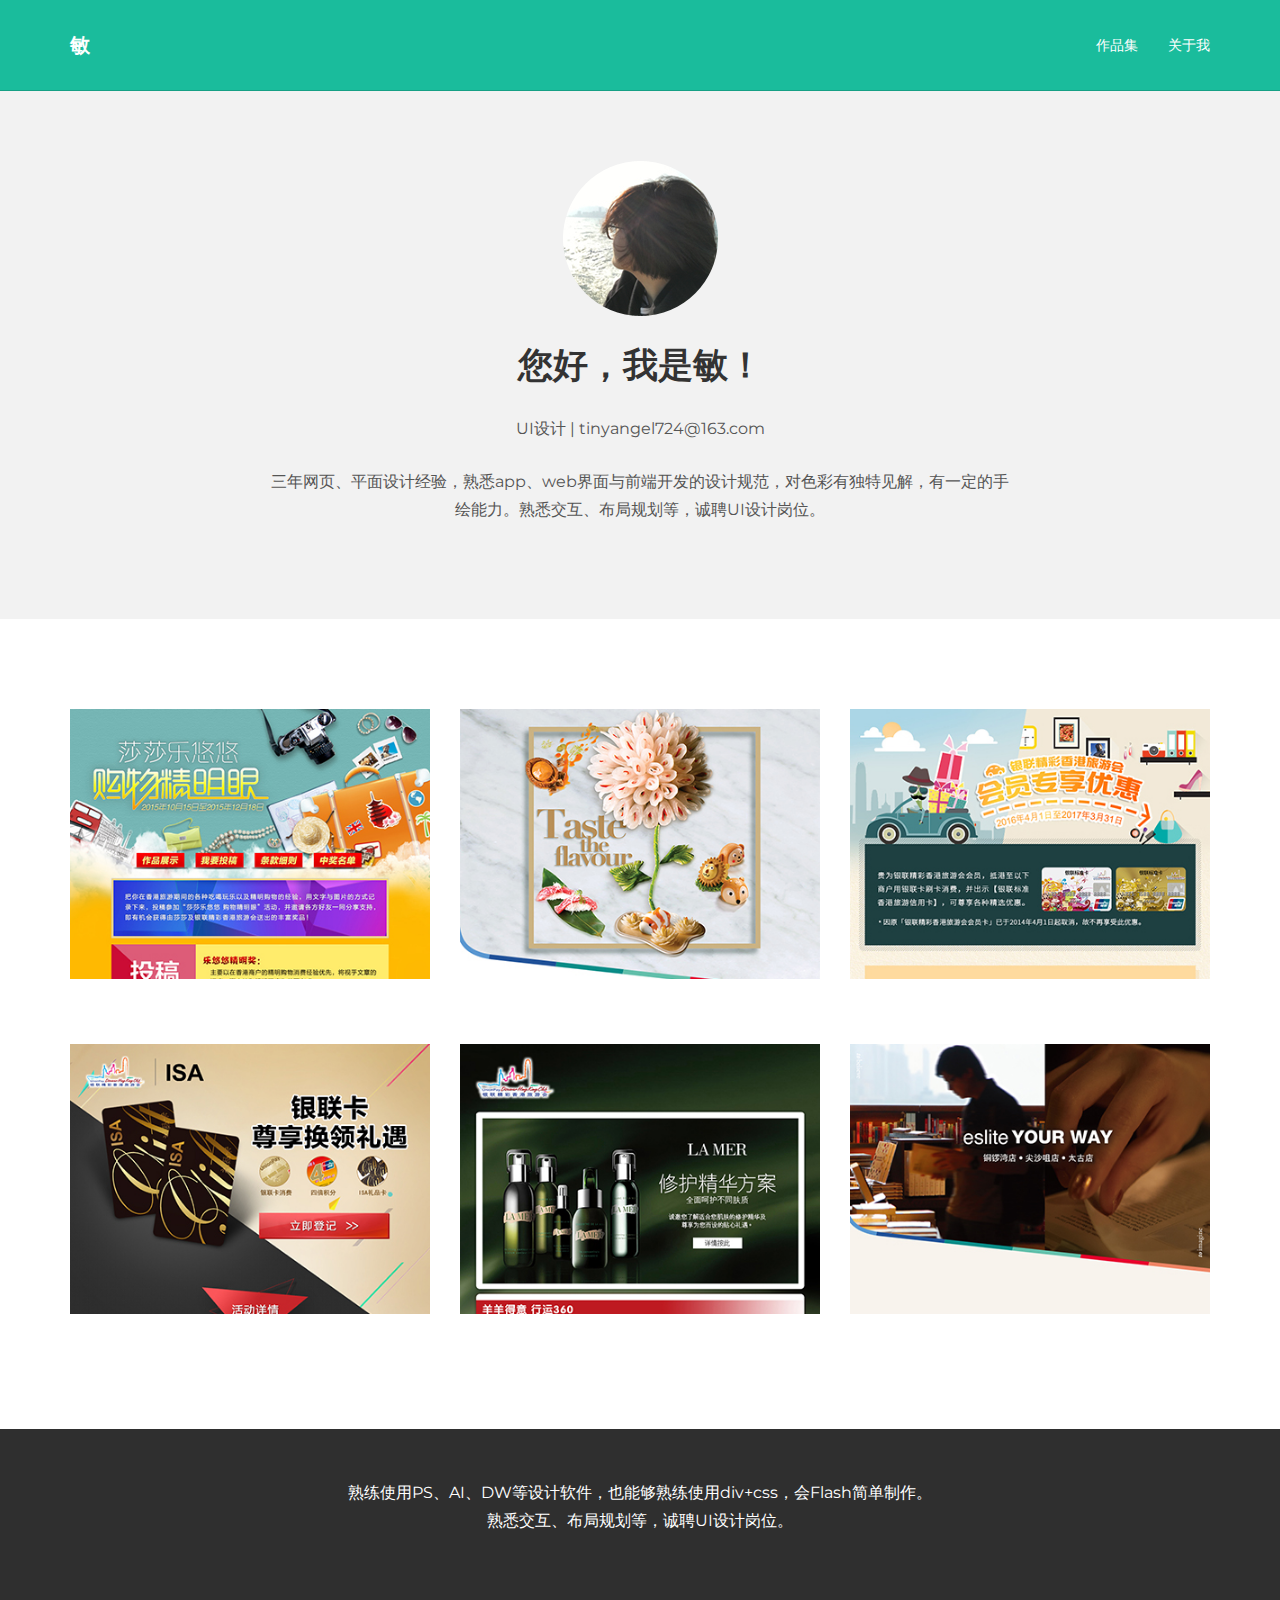
<file: index.html>
<!DOCTYPE html>
<html lang="en">
  <head>
    <meta charset="utf-8">
    <meta http-equiv="X-UA-Compatible" content="IE=edge">
    <meta name="viewport" content="width=device-width, initial-scale=1.0">
    <meta name="description" content="">
    <meta name="author" content="">
    <link rel="shortcut icon" href="../../docs-assets/ico/favicon.png">

    <title>敏的个人简历</title>

    <!-- Bootstrap core CSS -->
    <link href="assets/css/bootstrap.css" rel="stylesheet">


    <!-- Custom styles for this template -->
    <link href="assets/css/main.css" rel="stylesheet">

    <script src="https://code.jquery.com/jquery-1.10.2.min.js"></script>
    <script src="assets/js/hover.zoom.js"></script>
    <script src="assets/js/hover.zoom.conf.js"></script>

    <!-- HTML5 shim and Respond.js IE8 support of HTML5 elements and media queries -->
    <!--[if lt IE 9]>
      <script src="https://oss.maxcdn.com/libs/html5shiv/3.7.0/html5shiv.js"></script>
      <script src="https://oss.maxcdn.com/libs/respond.js/1.3.0/respond.min.js"></script>
    <![endif]-->
  </head>

  <body>

    <!-- Static navbar -->
    <div class="navbar navbar-inverse navbar-static-top">
      <div class="container">
        <div class="navbar-header">
          <button type="button" class="navbar-toggle" data-toggle="collapse" data-target=".navbar-collapse">
            <span class="icon-bar"></span>
            <span class="icon-bar"></span>
            <span class="icon-bar"></span>
          </button>
          <a class="navbar-brand" href="index.html">敏</a>
        </div>
        <div class="navbar-collapse collapse">
          <ul class="nav navbar-nav navbar-right">
            <li><a href="work.html">作品集</a></li>
            <li><a href="about.html">关于我</a></li>
            
          </ul>
        </div><!--/.nav-collapse -->
      </div>
    </div>

	<!-- +++++ Welcome Section +++++ -->
	<div id="ww">
	    <div class="container">
			<div class="row">
				<div class="col-lg-8 col-lg-offset-2 centered">
					<img src="assets/img/user.png" alt="Stanley">
					<h1>您好，我是敏！</h1>
					<p> UI设计 | tinyangel724@163.com</p>
					<p>
				三年网页、平面设计经验，熟悉app、web界面与前端开发的设计规范，对色彩有独特见解，有一定的手绘能力。熟悉交互、布局规划等，诚聘UI设计岗位。
					</p>
				</div><!-- /col-lg-8 -->
			</div><!-- /row -->
	    </div> <!-- /container -->
	</div><!-- /ww -->
	
	
	<!-- +++++ Projects Section +++++ -->
	
	<div class="container pt">
		<div class="row mt centered">	
			<div class="col-lg-4">
				<a class="zoom green" href="work01.html"><img class="img-responsive" src="assets/img/portfolio/port01.jpg" alt="" /></a>
				<p></p>
			</div>
			<div class="col-lg-4">
				<a class="zoom green" href="work02.html"><img class="img-responsive" src="assets/img/portfolio/port02.jpg" alt="" /></a>
				<p></p>
			</div>
			<div class="col-lg-4">
				<a class="zoom green" href="work03.html"><img class="img-responsive" src="assets/img/portfolio/port03.jpg" alt="" /></a>
				<p></p>
			</div>
		</div><!-- /row -->
		<div class="row mt centered">	
			<div class="col-lg-4">
				<a class="zoom green" href="work04.html"><img class="img-responsive" src="assets/img/portfolio/port04.jpg" alt="" /></a>
				<p></p>
			</div>
			<div class="col-lg-4">
				<a class="zoom green" href="work05.html"><img class="img-responsive" src="assets/img/portfolio/port05.jpg" alt="" /></a>
				<p></p>
			</div>
			<div class="col-lg-4">
				<a class="zoom green" href="work06.html"><img class="img-responsive" src="assets/img/portfolio/port06.jpg" alt="" /></a>
				<p></p>
			</div>
		</div><!-- /row -->
	</div><!-- /container -->
	
	
	<!-- +++++ Footer Section +++++ -->
	
	<div id="footer">
    
		<div class="container">
			<p>
		熟练使用PS、AI、DW等设计软件，也能够熟练使用div+css，会Flash简单制作。<br/>熟悉交互、布局规划等，诚聘UI设计岗位。
		</div>
	</div>
	

    <!-- Bootstrap core JavaScript
    ================================================== -->
    <!-- Placed at the end of the document so the pages load faster -->
    <script src="assets/js/bootstrap.min.js"></script>
  </body>
</html>
</file>
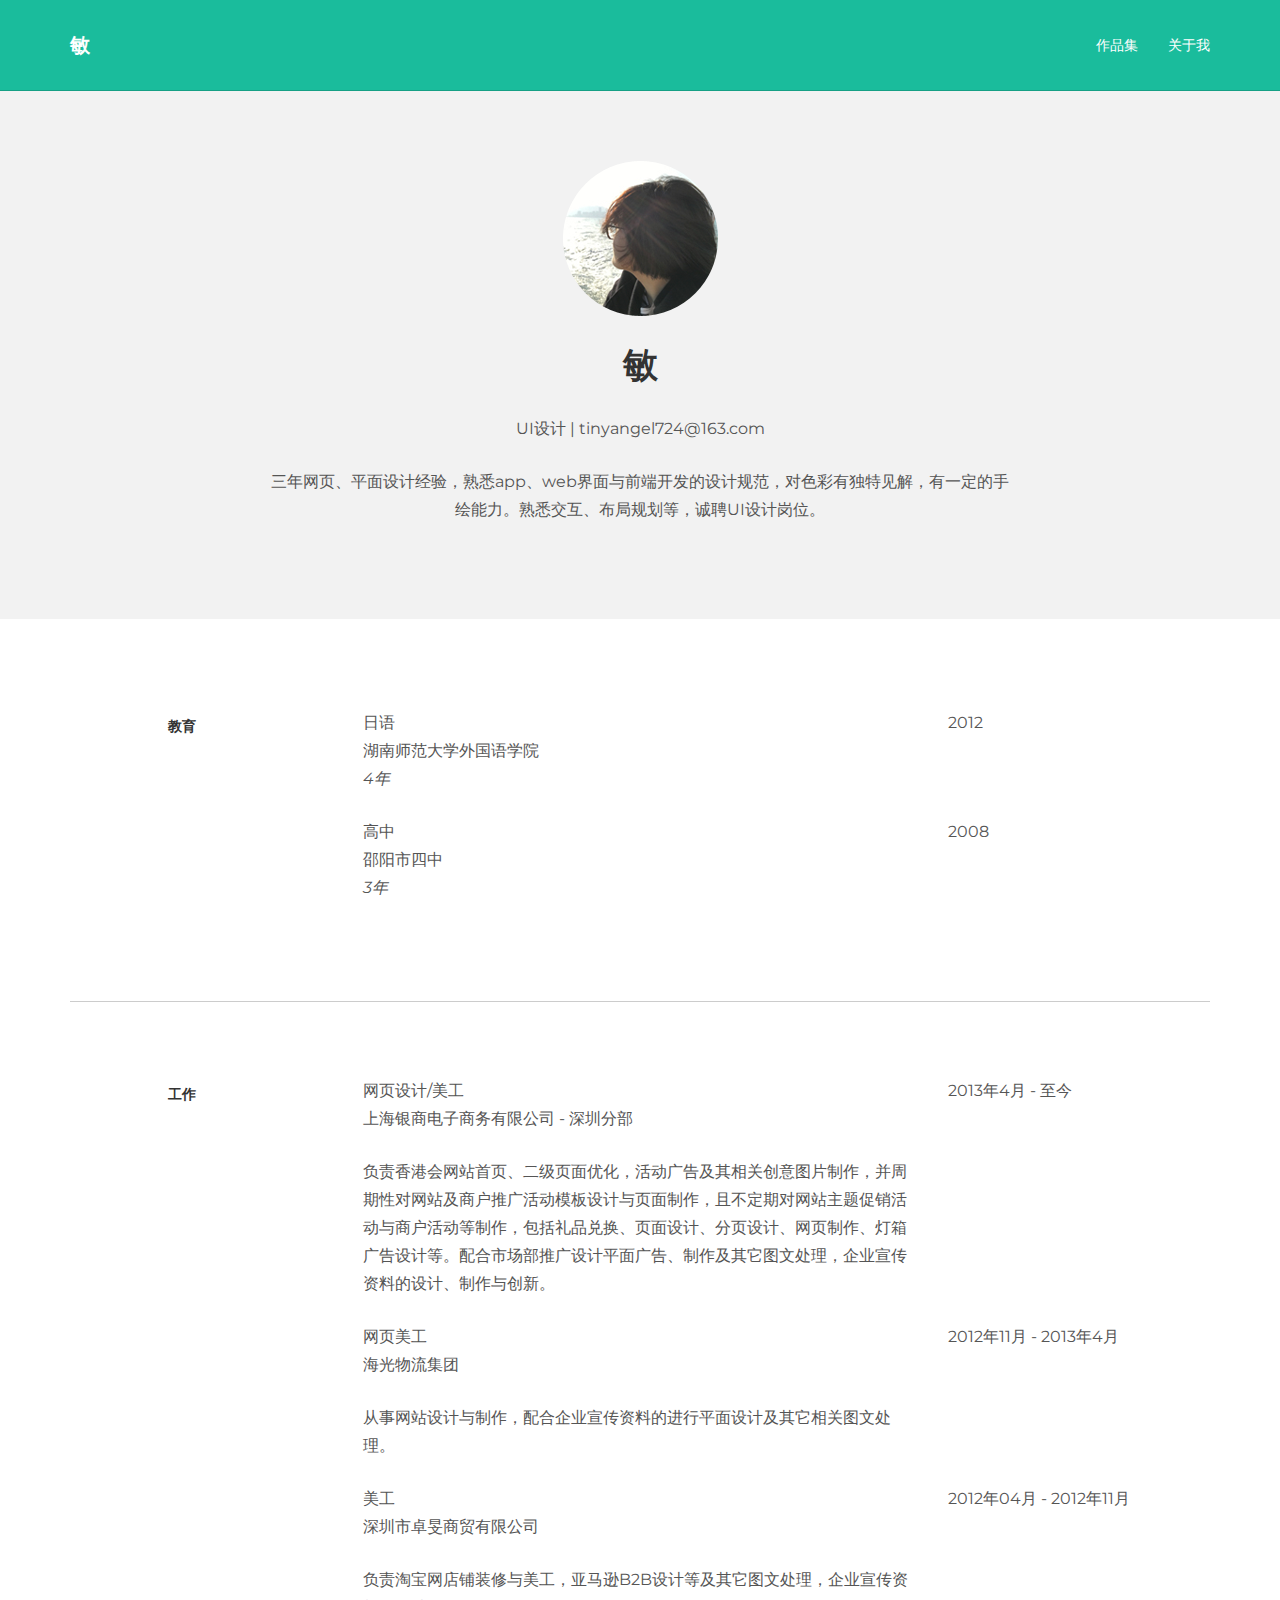
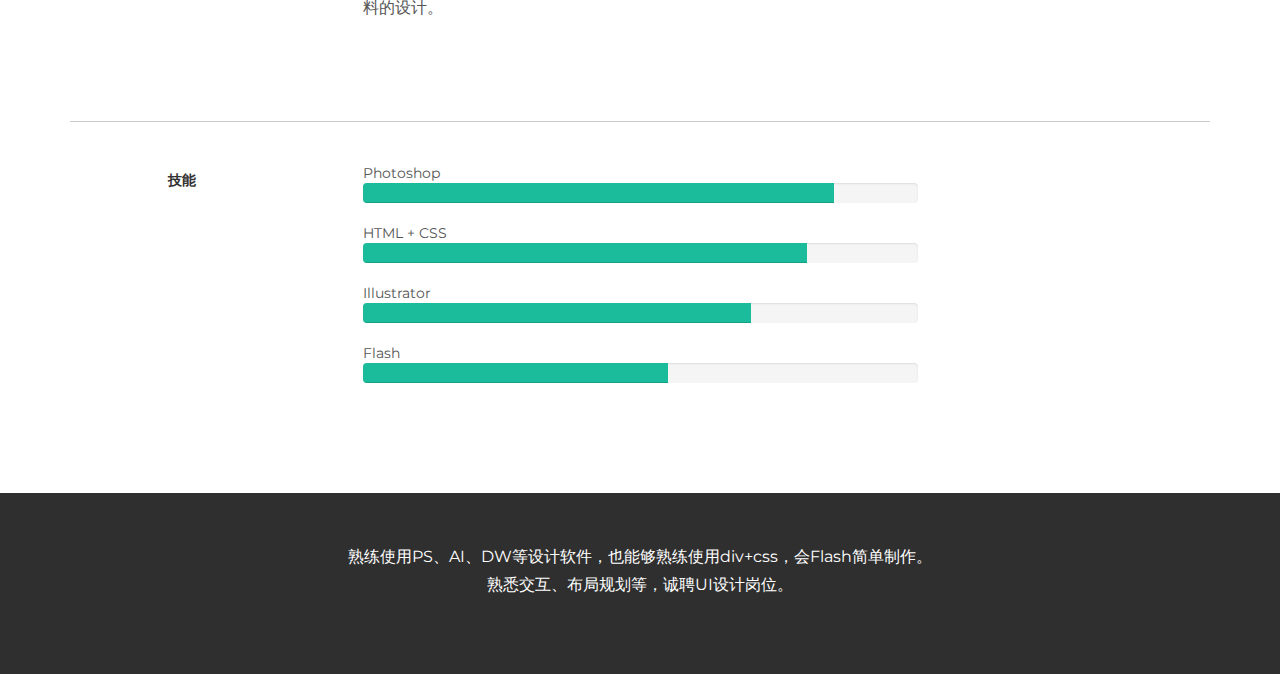
<file: about.html>
<!DOCTYPE html>
<html lang="en">
  <head>
    <meta charset="utf-8">
    <meta http-equiv="X-UA-Compatible" content="IE=edge">
    <meta name="viewport" content="width=device-width, initial-scale=1.0">
    <meta name="description" content="">
    <meta name="author" content="">
    <link rel="shortcut icon" href="../../docs-assets/ico/favicon.png">

    <title>敏的个人简历 </title>

    <!-- Bootstrap core CSS -->
    <link href="assets/css/bootstrap.css" rel="stylesheet">


    <!-- Custom styles for this template -->
    <link href="assets/css/main.css" rel="stylesheet">

    <script src="https://code.jquery.com/jquery-1.10.2.min.js"></script>

    <!-- HTML5 shim and Respond.js IE8 support of HTML5 elements and media queries -->
    <!--[if lt IE 9]>
      <script src="https://oss.maxcdn.com/libs/html5shiv/3.7.0/html5shiv.js"></script>
      <script src="https://oss.maxcdn.com/libs/respond.js/1.3.0/respond.min.js"></script>
    <![endif]-->
  </head>

  <body>

    <!-- Static navbar -->
    <div class="navbar navbar-inverse navbar-static-top">
      <div class="container">
        <div class="navbar-header">
          <button type="button" class="navbar-toggle" data-toggle="collapse" data-target=".navbar-collapse">
            <span class="icon-bar"></span>
            <span class="icon-bar"></span>
            <span class="icon-bar"></span>
          </button>
          <a class="navbar-brand" href="index.html">敏</a>
        </div>
        <div class="navbar-collapse collapse">
          <ul class="nav navbar-nav navbar-right">
            <li><a href="work.html">作品集</a></li>
            <li><a href="about.html">关于我</a></li>
          </ul>
        </div><!--/.nav-collapse -->
      </div>
    </div>

	<!-- +++++ Welcome Section +++++ -->
	<div id="ww">
	    <div class="container">
			<div class="row">
				<div class="col-lg-8 col-lg-offset-2 centered">
					<img src="assets/img/user.png" alt="Stanley">
					<h1>敏</h1>
					<p>UI设计 | tinyangel724@163.com
					</p>
					<p>
						三年网页、平面设计经验，熟悉app、web界面与前端开发的设计规范，对色彩有独特见解，有一定的手绘能力。熟悉交互、布局规划等，诚聘UI设计岗位。
					</p>
				
				</div><!-- /col-lg-8 -->
			</div><!-- /row -->
	    </div> <!-- /container -->
	</div><!-- /ww -->
	
	
	<!-- +++++ Information Section +++++ -->
	
    
	<div class="container pt">
		
        
        
        <div class="row mt">

				<div class="col-lg-2 col-lg-offset-1">
					<h5>教育</h5>
				</div>
				<div class="col-lg-6">
					<p><t>日语</t><br/>
						湖南师范大学外国语学院 <br/>
						<i>4年</i>
					</p>
				</div>
				<div class="col-lg-3">
					<p><sm>2012</sm><br/>
					<imp><sm></sm></imp>
					</p>
				</div>
	
				<div class="col-lg-6 col-lg-offset-3">
					<p><t>高中</t><br/>
						邵阳市四中<br/>
						<i>3年</i>
					</p>
				</div>
				<div class="col-lg-3">
					<p><sm>2008</sm></p>
				</div>
	
		</div><!--/.row -->
        <br>
		<hr>
        
	<!--WORK DESCRIPTION -->
  <br>
		<div class="row mt">

				<div class="col-lg-2 col-lg-offset-1">
					<h5>工作</h5>
				</div>
				<div class="col-lg-6">
					<p><t>网页设计/美工</t><br/>
						上海银商电子商务有限公司 - 深圳分部 <br/>
					</p>
					<p><more>负责香港会网站首页、二级页面优化，活动广告及其相关创意图片制作，并周期性对网站及商户推广活动模板设计与页面制作，且不定期对网站主题促销活动与商户活动等制作，包括礼品兑换、页面设计、分页设计、网页制作、灯箱广告设计等。配合市场部推广设计平面广告、制作及其它图文处理，企业宣传资料的设计、制作与创新。</more></p>
				</div>
				<div class="col-lg-3">
					<p><sm>2013年4月 - 至今</sm></p>
				</div>
	
				<div class="col-lg-6 col-lg-offset-3">
					<p><t>网页美工</t><br/>
						海光物流集团<br/>
					</p>
					<p><more>从事网站设计与制作，配合企业宣传资料的进行平面设计及其它相关图文处理。</more></p>
				</div>
				<div class="col-lg-3">
					<p><sm>2012年11月 - 2013年4月</sm></p>
				</div>
                
                <div class="col-lg-6 col-lg-offset-3">
					<p><t>美工</t><br/>
						深圳市卓旻商贸有限公司<br/>
					</p>
					<p><more>负责淘宝网店铺装修与美工，亚马逊B2B设计等及其它图文处理，企业宣传资料的设计。</more></p>
				</div>
				<div class="col-lg-3">
					<p><sm>2012年04月 - 2012年11月</sm></p>
				</div>
		</div><!--/.row -->
		<br>
		<hr>
	
		
		<div class="row mt">

			<div class="col-lg-2 col-lg-offset-1">
					<h5>技能</h5>
				</div>
			<div class="col-lg-6">
				
				

				Photoshop
				<div class="progress">
					<div class="progress-bar progress-bar-theme" role="progressbar" aria-valuenow="80" aria-valuemin="0" aria-valuemax="100" style="width: 85%;">
						<span class="sr-only">80% Complete</span>
					</div>
				</div>
				
				HTML + CSS
				<div class="progress">
					<div class="progress-bar progress-bar-theme" role="progressbar" aria-valuenow="95" aria-valuemin="0" aria-valuemax="100" style="width: 80%;">
						<span class="sr-only">80% Complete</span>
					</div>
				</div>
                Illustrator
				<div class="progress">
					<div class="progress-bar progress-bar-theme" role="progressbar" aria-valuenow="60" aria-valuemin="0" aria-valuemax="100" style="width: 70%;">
						<span class="sr-only">70% Complete</span>
					</div>
				</div>
               Flash
				<div class="progress">
					<div class="progress-bar progress-bar-theme" role="progressbar" aria-valuenow="60" aria-valuemin="0" aria-valuemax="100" style="width: 55%;">
						<span class="sr-only">55% Complete</span>
					</div>
				</div>

			</div><!-- /col-lg-6 -->
		</div><!-- /row -->
	</div><!-- /container -->
	
	
	<!-- +++++ Footer Section +++++ -->
	
<div id="footer">
    
		<div class="container">
			<p>熟练使用PS、AI、DW等设计软件，也能够熟练使用div+css，会Flash简单制作。<br/>熟悉交互、布局规划等，诚聘UI设计岗位。
			</p>
		
		</div>
	</div>
	
	

    <!-- Bootstrap core JavaScript
    ================================================== -->
    <!-- Placed at the end of the document so the pages load faster -->
    <script src="assets/js/bootstrap.min.js"></script>
  </body>
</html>
</file>
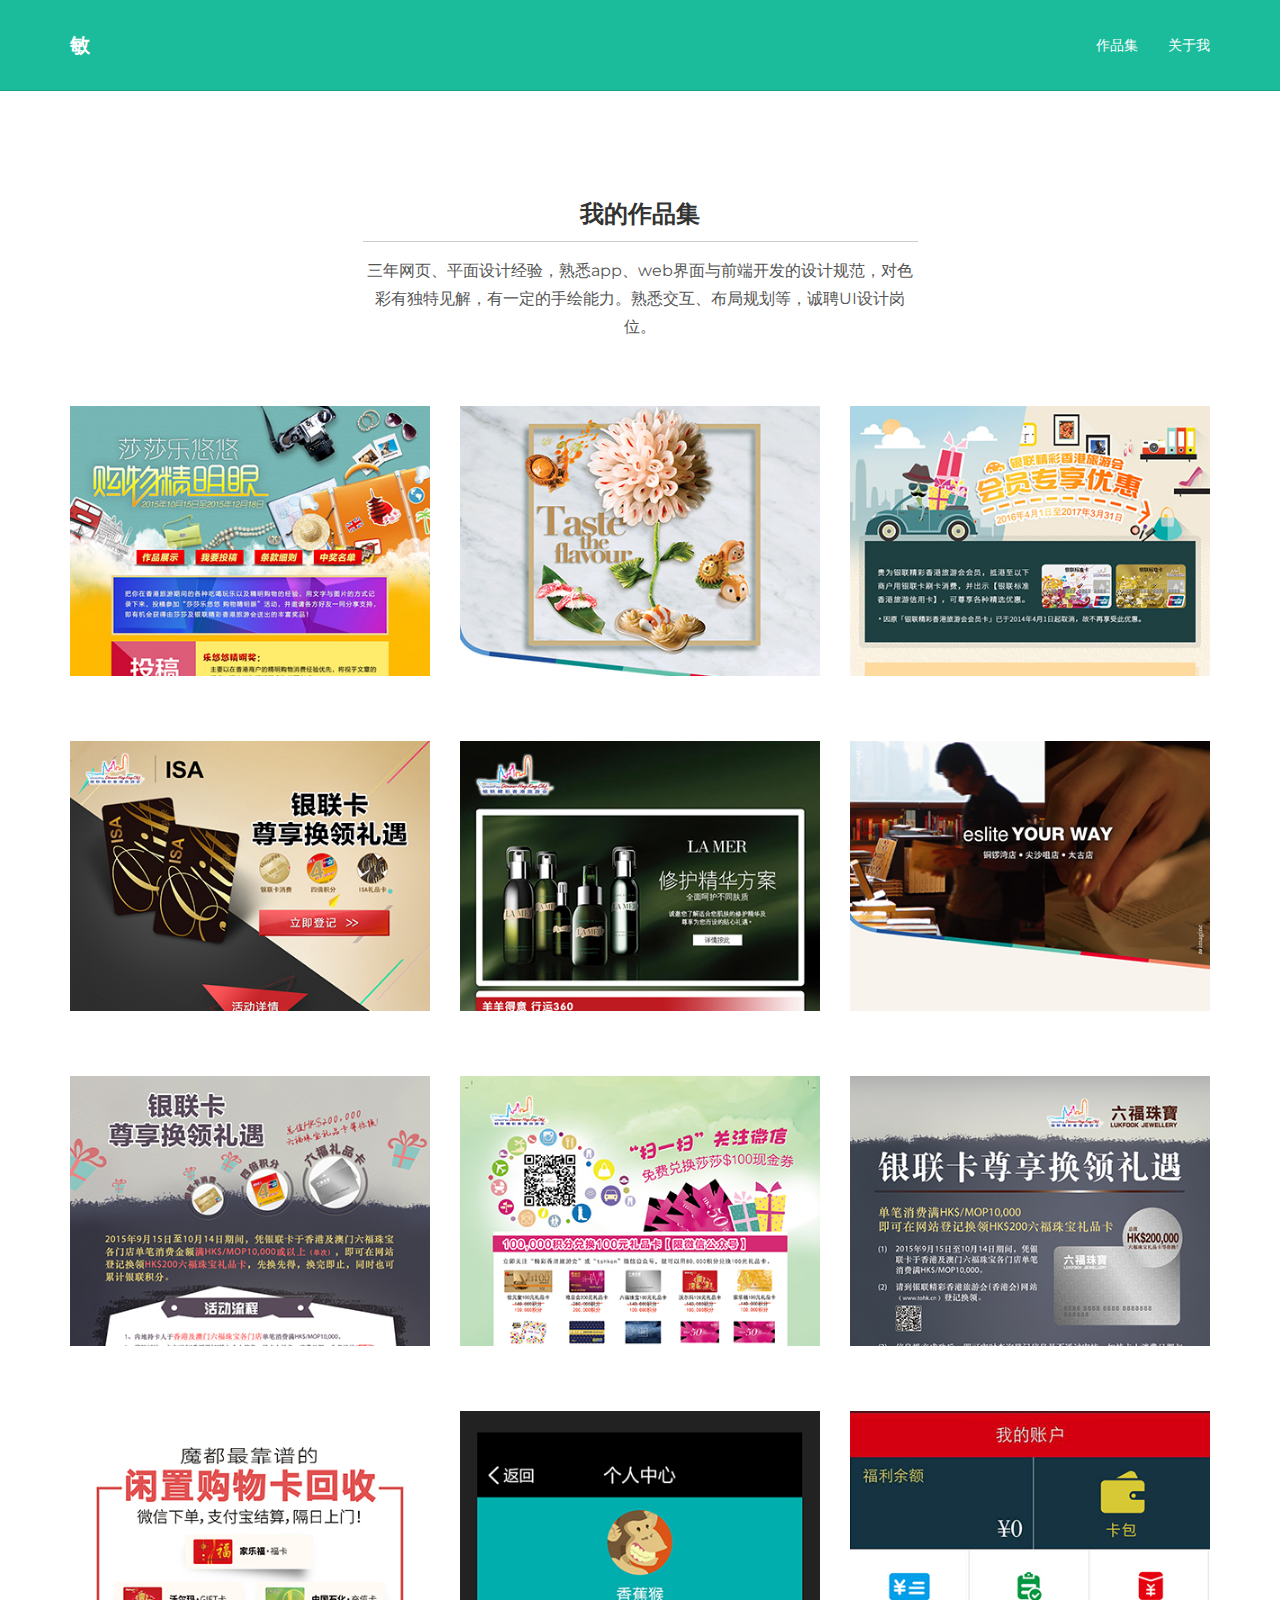
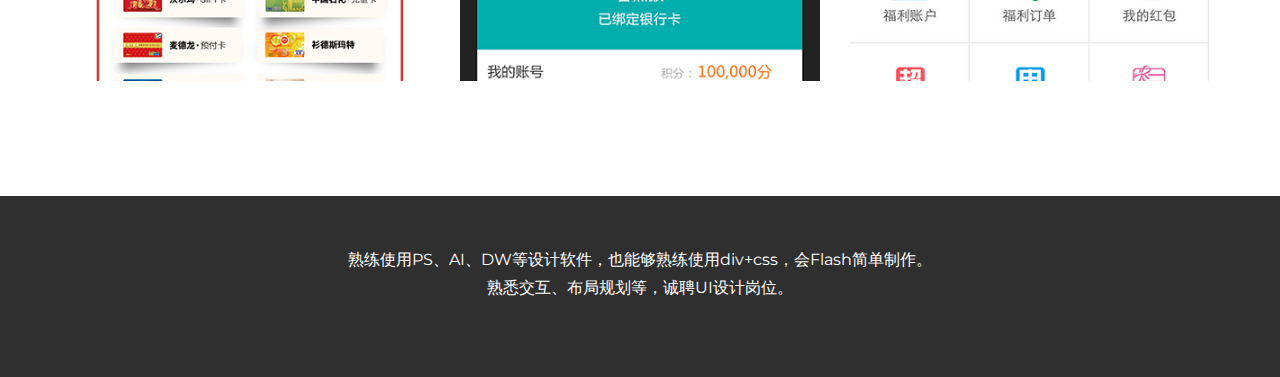
<file: work.html>
<!DOCTYPE html>
<html lang="en">
  <head>
    <meta charset="utf-8">
    <meta http-equiv="X-UA-Compatible" content="IE=edge">
    <meta name="viewport" content="width=device-width, initial-scale=1.0">
    <meta name="description" content="">
    <meta name="author" content="">
    <link rel="shortcut icon" href="../../docs-assets/ico/favicon.png">

    <title>敏的个人简历 </title>

    <!-- Bootstrap core CSS -->
    <link href="assets/css/bootstrap.css" rel="stylesheet">


    <!-- Custom styles for this template -->
    <link href="assets/css/main.css" rel="stylesheet">

    <script src="https://code.jquery.com/jquery-1.10.2.min.js"></script>
    <script src="assets/js/hover.zoom.js"></script>
    <script src="assets/js/hover.zoom.conf.js"></script>

    <!-- HTML5 shim and Respond.js IE8 support of HTML5 elements and media queries -->
    <!--[if lt IE 9]>
      <script src="https://oss.maxcdn.com/libs/html5shiv/3.7.0/html5shiv.js"></script>
      <script src="https://oss.maxcdn.com/libs/respond.js/1.3.0/respond.min.js"></script>
    <![endif]-->
  </head>

  <body>

    <!-- Static navbar -->
    <div class="navbar navbar-inverse navbar-static-top">
      <div class="container">
        <div class="navbar-header">
          <button type="button" class="navbar-toggle" data-toggle="collapse" data-target=".navbar-collapse">
            <span class="icon-bar"></span>
            <span class="icon-bar"></span>
            <span class="icon-bar"></span>
          </button>
          <a class="navbar-brand" href="index.html">敏</a>
        </div>
        <div class="navbar-collapse collapse">
          <ul class="nav navbar-nav navbar-right">
            <li><a href="work.html">作品集</a></li>
            <li><a href="about.html">关于我</a></li>
            
          </ul>
        </div><!--/.nav-collapse -->
      </div>
    </div>
	
	
	<!-- +++++ Projects Section +++++ -->
	
	<div class="container pt">
		<div class="row mt">
			<div class="col-lg-6 col-lg-offset-3 centered">
				<h3>我的作品集</h3>
				<hr>
				<p>
				三年网页、平面设计经验，熟悉app、web界面与前端开发的设计规范，对色彩有独特见解，有一定的手绘能力。熟悉交互、布局规划等，诚聘UI设计岗位。
				</p>
			</div>
		</div>
		<div class="row mt centered">	
			<div class="col-lg-4">
				<a class="zoom green" href="work01.html"><img class="img-responsive" src="assets/img/portfolio/port01.jpg" alt="" /></a>
				<p></p>
			</div>
			<div class="col-lg-4">
				<a class="zoom green" href="work02.html"><img class="img-responsive" src="assets/img/portfolio/port02.jpg" alt="" /></a>
				<p></p>
			</div>
			<div class="col-lg-4">
				<a class="zoom green" href="work03.html"><img class="img-responsive" src="assets/img/portfolio/port03.jpg" alt="" /></a>
				<p></p>
			</div>
		</div><!-- /row -->
		<div class="row mt centered">	
			<div class="col-lg-4">
				<a class="zoom green" href="work04.html"><img class="img-responsive" src="assets/img/portfolio/port04.jpg" alt="" /></a>
				<p></p>
			</div>
			<div class="col-lg-4">
				<a class="zoom green" href="work05.html"><img class="img-responsive" src="assets/img/portfolio/port05.jpg" alt="" /></a>
				<p></p>
			</div>
			<div class="col-lg-4">
				<a class="zoom green" href="work06.html"><img class="img-responsive" src="assets/img/portfolio/port06.jpg" alt="" /></a>
				<p></p>
			</div>
		</div><!-- /row -->
        <div class="row mt centered">	
			<div class="col-lg-4">
				<a class="zoom green" href="work07.html"><img class="img-responsive" src="assets/img/portfolio/port07.jpg" alt="" /></a>
				<p></p>
			</div>
			<div class="col-lg-4">
				<a class="zoom green" href="work08.html"><img class="img-responsive" src="assets/img/portfolio/port08.jpg" alt="" /></a>
				<p></p>
			</div>
			<div class="col-lg-4">
				<a class="zoom green" href="work09.html"><img class="img-responsive" src="assets/img/portfolio/port09.jpg" alt="" /></a>
				<p></p>
			</div>
		</div><!-- /row -->
        <div class="row mt centered">	
			<div class="col-lg-4">
				<a class="zoom green" href="work10.html"><img class="img-responsive" src="assets/img/portfolio/port10.jpg" alt="" /></a>
				<p></p>
			</div>
			<div class="col-lg-4">
				<a class="zoom green" href="work11.html"><img class="img-responsive" src="assets/img/portfolio/port11.jpg" alt="" /></a>
				<p></p>
			</div>
			<div class="col-lg-4">
				<a class="zoom green" href="work12.html"><img class="img-responsive" src="assets/img/portfolio/port12.jpg" alt="" /></a>
				<p></p>
			</div>
		</div><!-- /row -->
	</div><!-- /container -->
	
	
	<!-- +++++ Footer Section +++++ -->
	
	<div id="footer">
    
		<div class="container">
			<p>熟练使用PS、AI、DW等设计软件，也能够熟练使用div+css，会Flash简单制作。<br/>熟悉交互、布局规划等，诚聘UI设计岗位。
			</p>
		
		</div>
	</div>
	

    <!-- Bootstrap core JavaScript
    ================================================== -->
    <!-- Placed at the end of the document so the pages load faster -->
    <script src="assets/js/bootstrap.min.js"></script>
  </body>
</html>
</file>
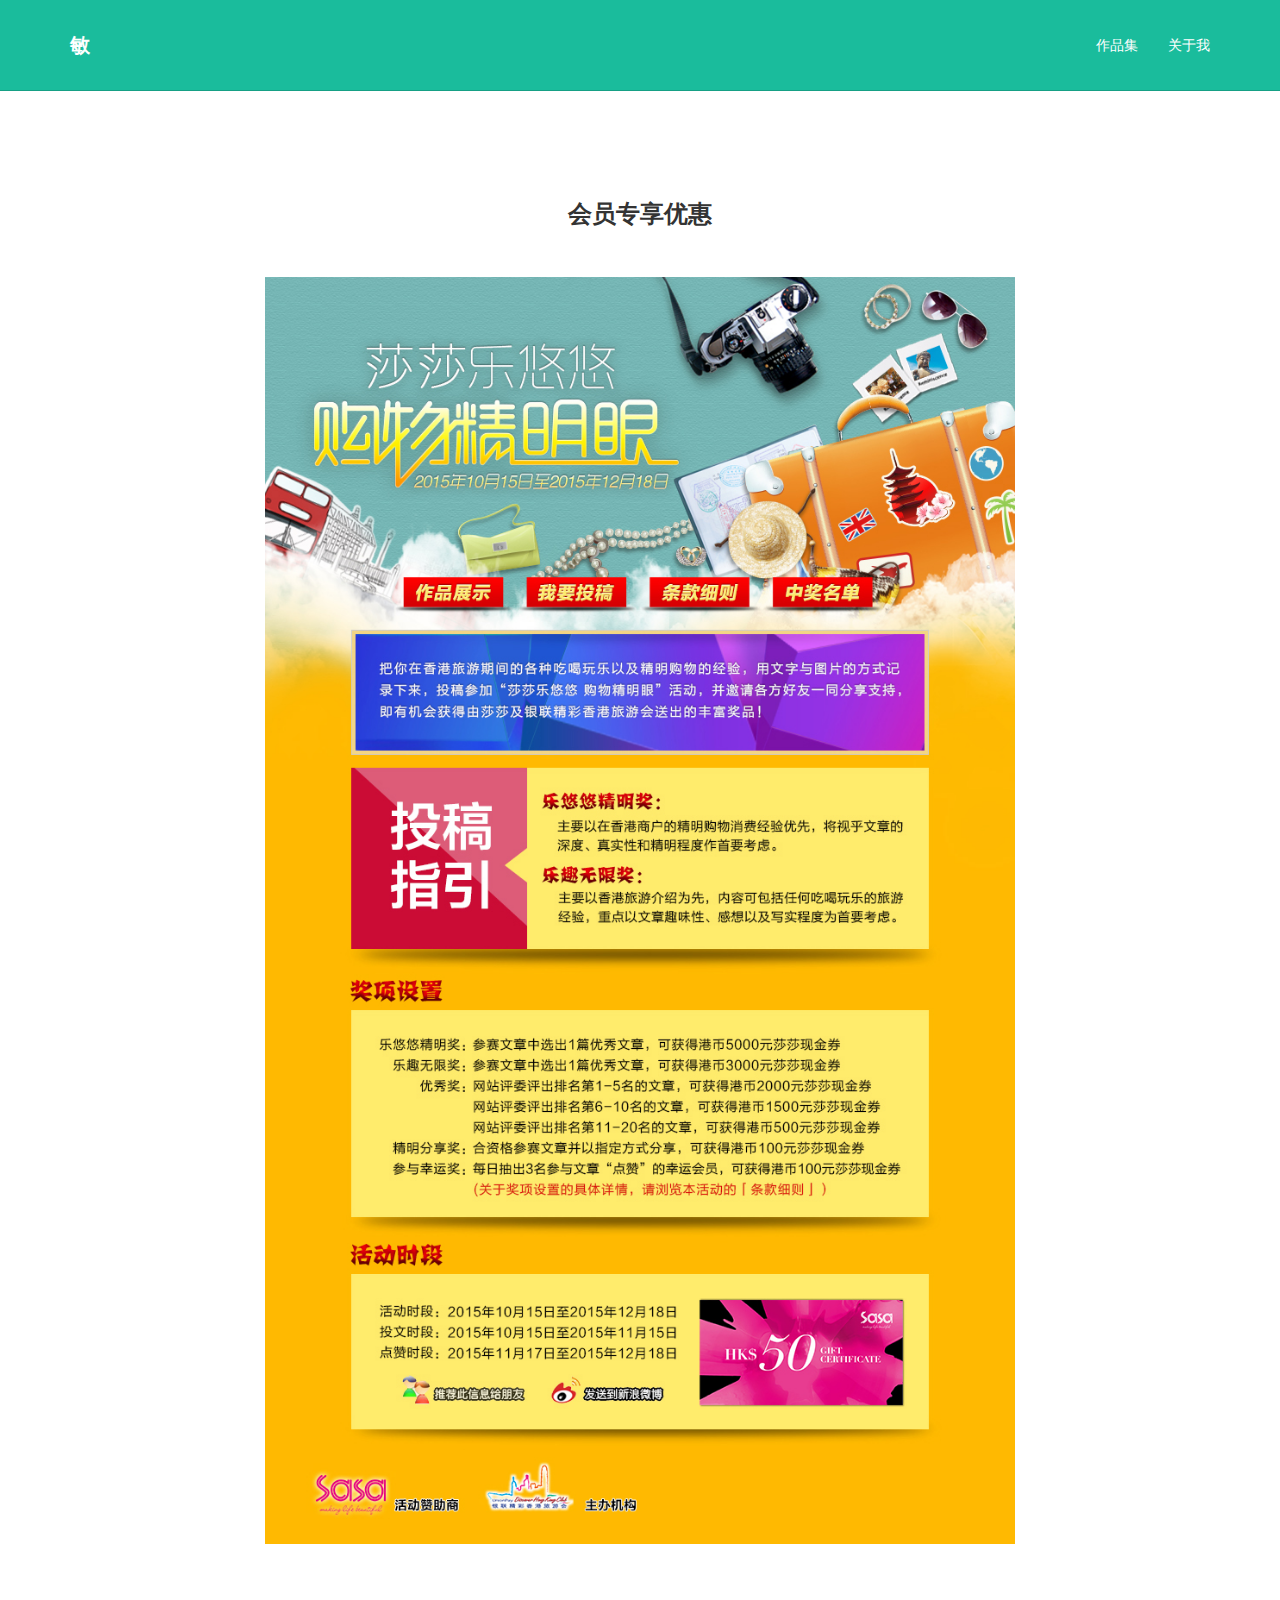
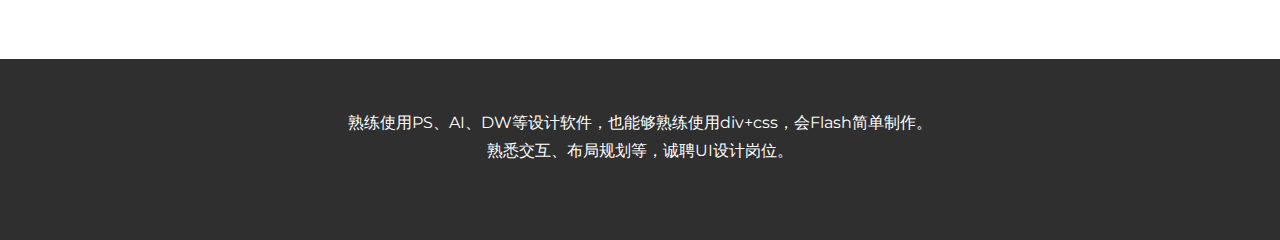
<file: work01.html>
<!DOCTYPE html>
<html lang="en">
  <head>
    <meta charset="utf-8">
    <meta http-equiv="X-UA-Compatible" content="IE=edge">
    <meta name="viewport" content="width=device-width, initial-scale=1.0">
    <meta name="description" content="">
    <meta name="author" content="">
    <link rel="shortcut icon" href="../../docs-assets/ico/favicon.png">

    <title>敏的个人简历</title>

    <!-- Bootstrap core CSS -->
    <link href="assets/css/bootstrap.css" rel="stylesheet">


    <!-- Custom styles for this template -->
    <link href="assets/css/main.css" rel="stylesheet">

    <script src="https://code.jquery.com/jquery-1.10.2.min.js"></script>
    <script src="assets/js/hover.zoom.js"></script>
    <script src="assets/js/hover.zoom.conf.js"></script>

    <!-- HTML5 shim and Respond.js IE8 support of HTML5 elements and media queries -->
    <!--[if lt IE 9]>
      <script src="https://oss.maxcdn.com/libs/html5shiv/3.7.0/html5shiv.js"></script>
      <script src="https://oss.maxcdn.com/libs/respond.js/1.3.0/respond.min.js"></script>
    <![endif]-->
  </head>

  <body>

    <!-- Static navbar -->
    <div class="navbar navbar-inverse navbar-static-top">
      <div class="container">
        <div class="navbar-header">
          <button type="button" class="navbar-toggle" data-toggle="collapse" data-target=".navbar-collapse">
            <span class="icon-bar"></span>
            <span class="icon-bar"></span>
            <span class="icon-bar"></span>
          </button>
          <a class="navbar-brand" href="index.html">敏</a>
        </div>
        <div class="navbar-collapse collapse">
          <ul class="nav navbar-nav navbar-right">
            <li><a href="work.html">作品集</a></li>
            <li><a href="about.html">关于我</a></li>
          </ul>
        </div><!--/.nav-collapse -->
      </div>
    </div>
	
	
	<!-- +++++ Projects Section +++++ -->
	
	<div class="container pt">
		<div class="row mt">
			<div class="col-lg-6 col-lg-offset-3 centered">
				<h3>会员专享优惠</h3>
				
				
			</div>
		</div>
		<div class="row mt centered">	
			<div class="col-lg-8 col-lg-offset-2">
				<p><img class="img-responsive" src="assets/img/portfolio/1.jpg" alt=""></p>
				<p><bt></bt></p>
			</div>
		</div><!-- /row -->
	</div><!-- /container -->
	
	
	<!-- +++++ Footer Section +++++ -->
	
	<div id="footer">
    
		<div class="container">
			<p>熟练使用PS、AI、DW等设计软件，也能够熟练使用div+css，会Flash简单制作。<br/>熟悉交互、布局规划等，诚聘UI设计岗位。
			</p>
		
		</div>
	</div>

    <!-- Bootstrap core JavaScript
    ================================================== -->
    <!-- Placed at the end of the document so the pages load faster -->
    <script src="assets/js/bootstrap.min.js"></script>
  </body>
</html>
</file>
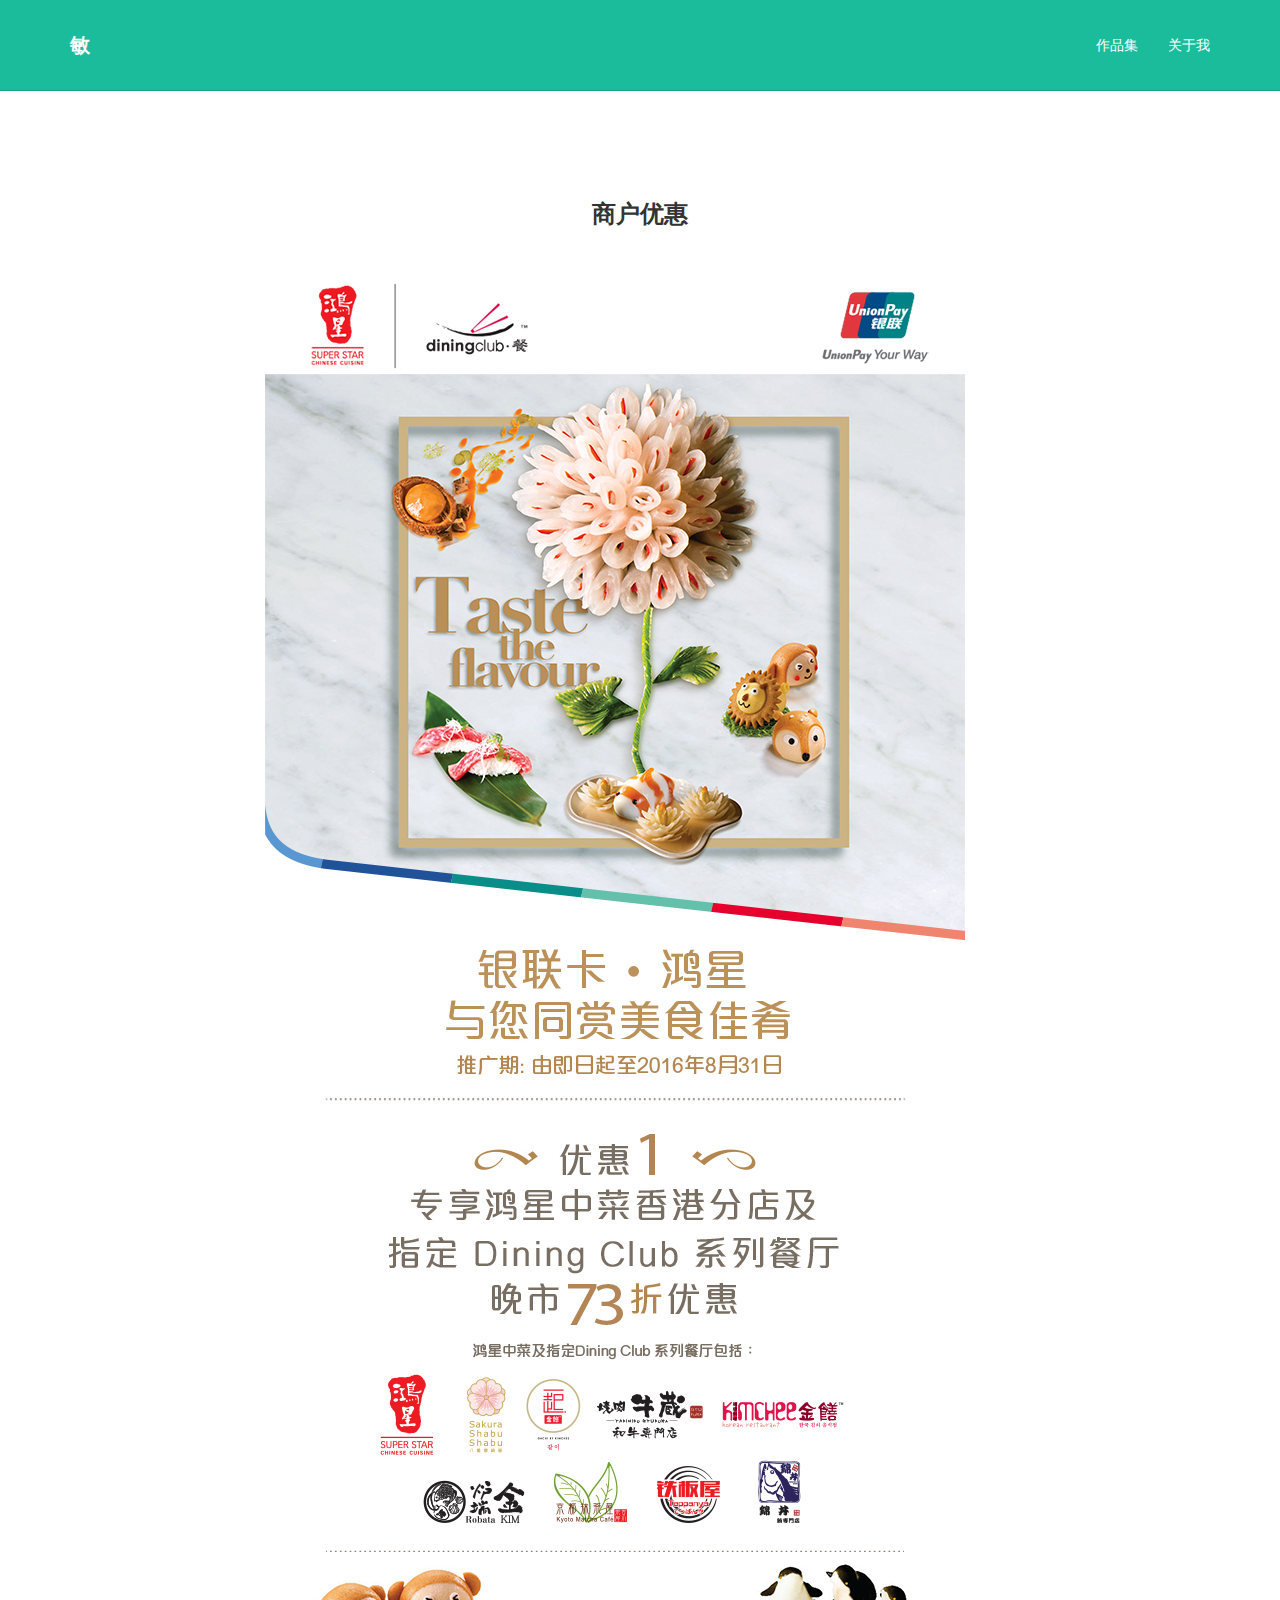
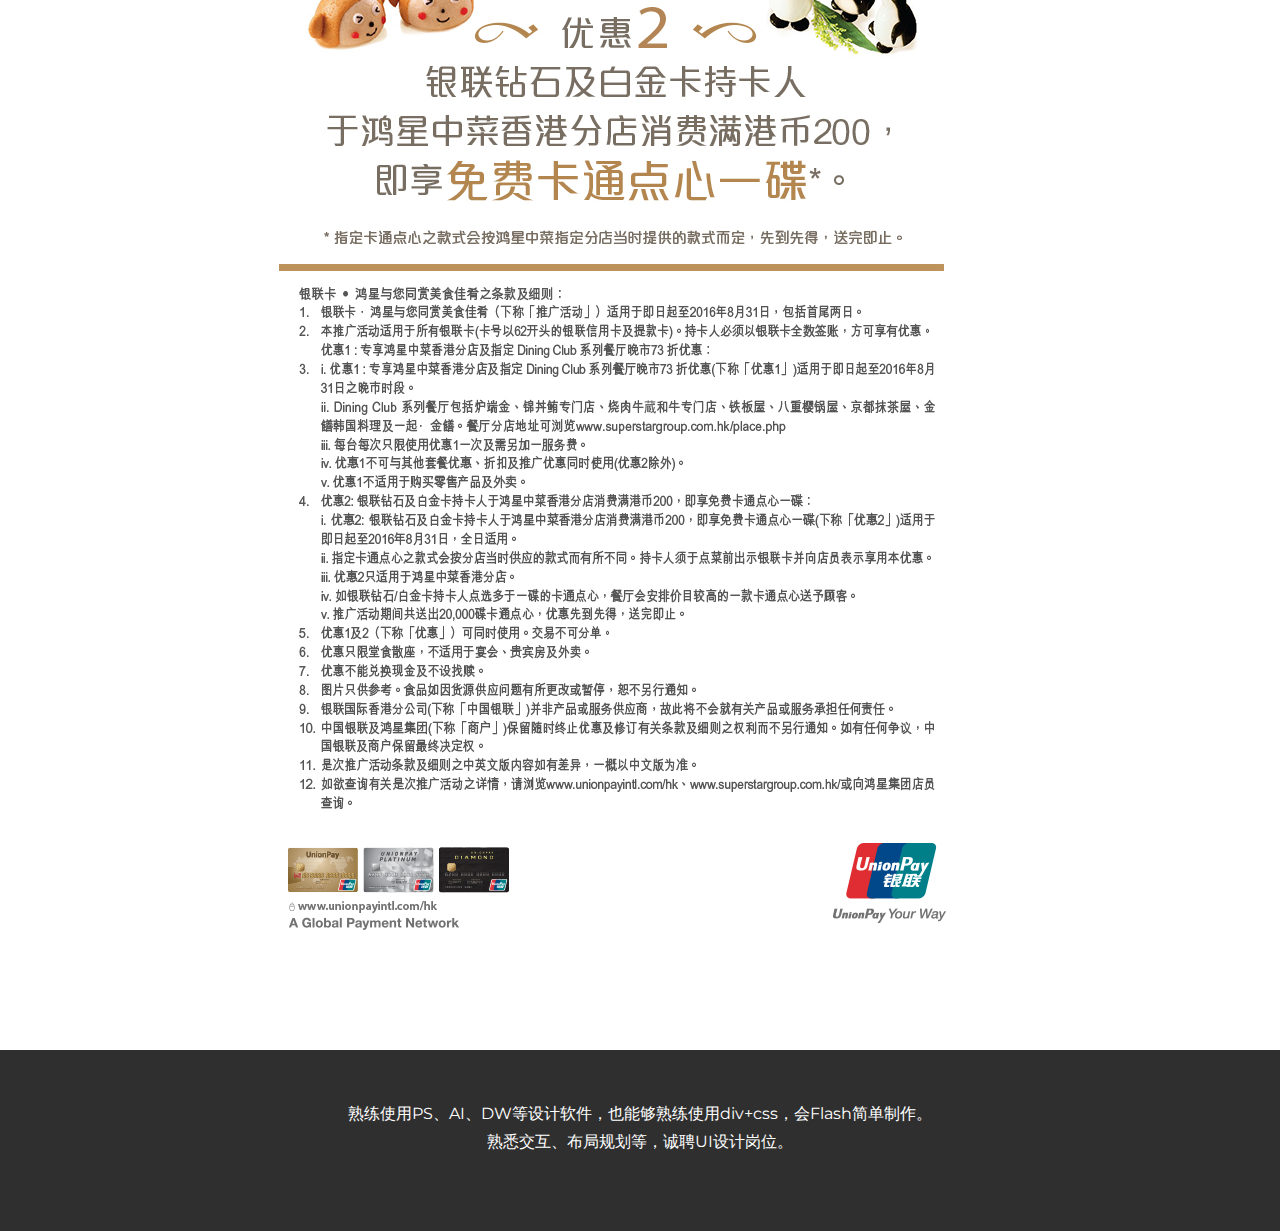
<file: work02.html>
<!DOCTYPE html>
<html lang="en">
  <head>
    <meta charset="utf-8">
    <meta http-equiv="X-UA-Compatible" content="IE=edge">
    <meta name="viewport" content="width=device-width, initial-scale=1.0">
    <meta name="description" content="">
    <meta name="author" content="">
    <link rel="shortcut icon" href="../../docs-assets/ico/favicon.png">

    <title>敏的个人简历</title>

    <!-- Bootstrap core CSS -->
    <link href="assets/css/bootstrap.css" rel="stylesheet">


    <!-- Custom styles for this template -->
    <link href="assets/css/main.css" rel="stylesheet">

    <script src="https://code.jquery.com/jquery-1.10.2.min.js"></script>
    <script src="assets/js/hover.zoom.js"></script>
    <script src="assets/js/hover.zoom.conf.js"></script>

    <!-- HTML5 shim and Respond.js IE8 support of HTML5 elements and media queries -->
    <!--[if lt IE 9]>
      <script src="https://oss.maxcdn.com/libs/html5shiv/3.7.0/html5shiv.js"></script>
      <script src="https://oss.maxcdn.com/libs/respond.js/1.3.0/respond.min.js"></script>
    <![endif]-->
  </head>

  <body>

    <!-- Static navbar -->
    <div class="navbar navbar-inverse navbar-static-top">
      <div class="container">
        <div class="navbar-header">
          <button type="button" class="navbar-toggle" data-toggle="collapse" data-target=".navbar-collapse">
            <span class="icon-bar"></span>
            <span class="icon-bar"></span>
            <span class="icon-bar"></span>
          </button>
          <a class="navbar-brand" href="index.html">敏</a>
        </div>
        <div class="navbar-collapse collapse">
          <ul class="nav navbar-nav navbar-right">
            <li><a href="work.html">作品集</a></li>
            <li><a href="about.html">关于我</a></li>
          </ul>
        </div><!--/.nav-collapse -->
      </div>
    </div>
	
	
	<!-- +++++ Projects Section +++++ -->
	
	<div class="container pt">
		<div class="row mt">
			<div class="col-lg-6 col-lg-offset-3 centered">
				<h3>商户优惠</h3>
				
				
			</div>
		</div>
		<div class="row mt centered">	
			<div class="col-lg-8 col-lg-offset-2">
				<p><img class="img-responsive" src="assets/img/portfolio/2.jpg" alt=""></p>
				<p><bt></bt></p>
			</div>
		</div><!-- /row -->
	</div><!-- /container -->
	
	
	<!-- +++++ Footer Section +++++ -->
	
	<div id="footer">
    
		<div class="container">
			<p>
		熟练使用PS、AI、DW等设计软件，也能够熟练使用div+css，会Flash简单制作。<br/>熟悉交互、布局规划等，诚聘UI设计岗位。
			</p>
		
		</div>
	</div>

    <!-- Bootstrap core JavaScript
    ================================================== -->
    <!-- Placed at the end of the document so the pages load faster -->
    <script src="assets/js/bootstrap.min.js"></script>
  </body>
</html>
</file>
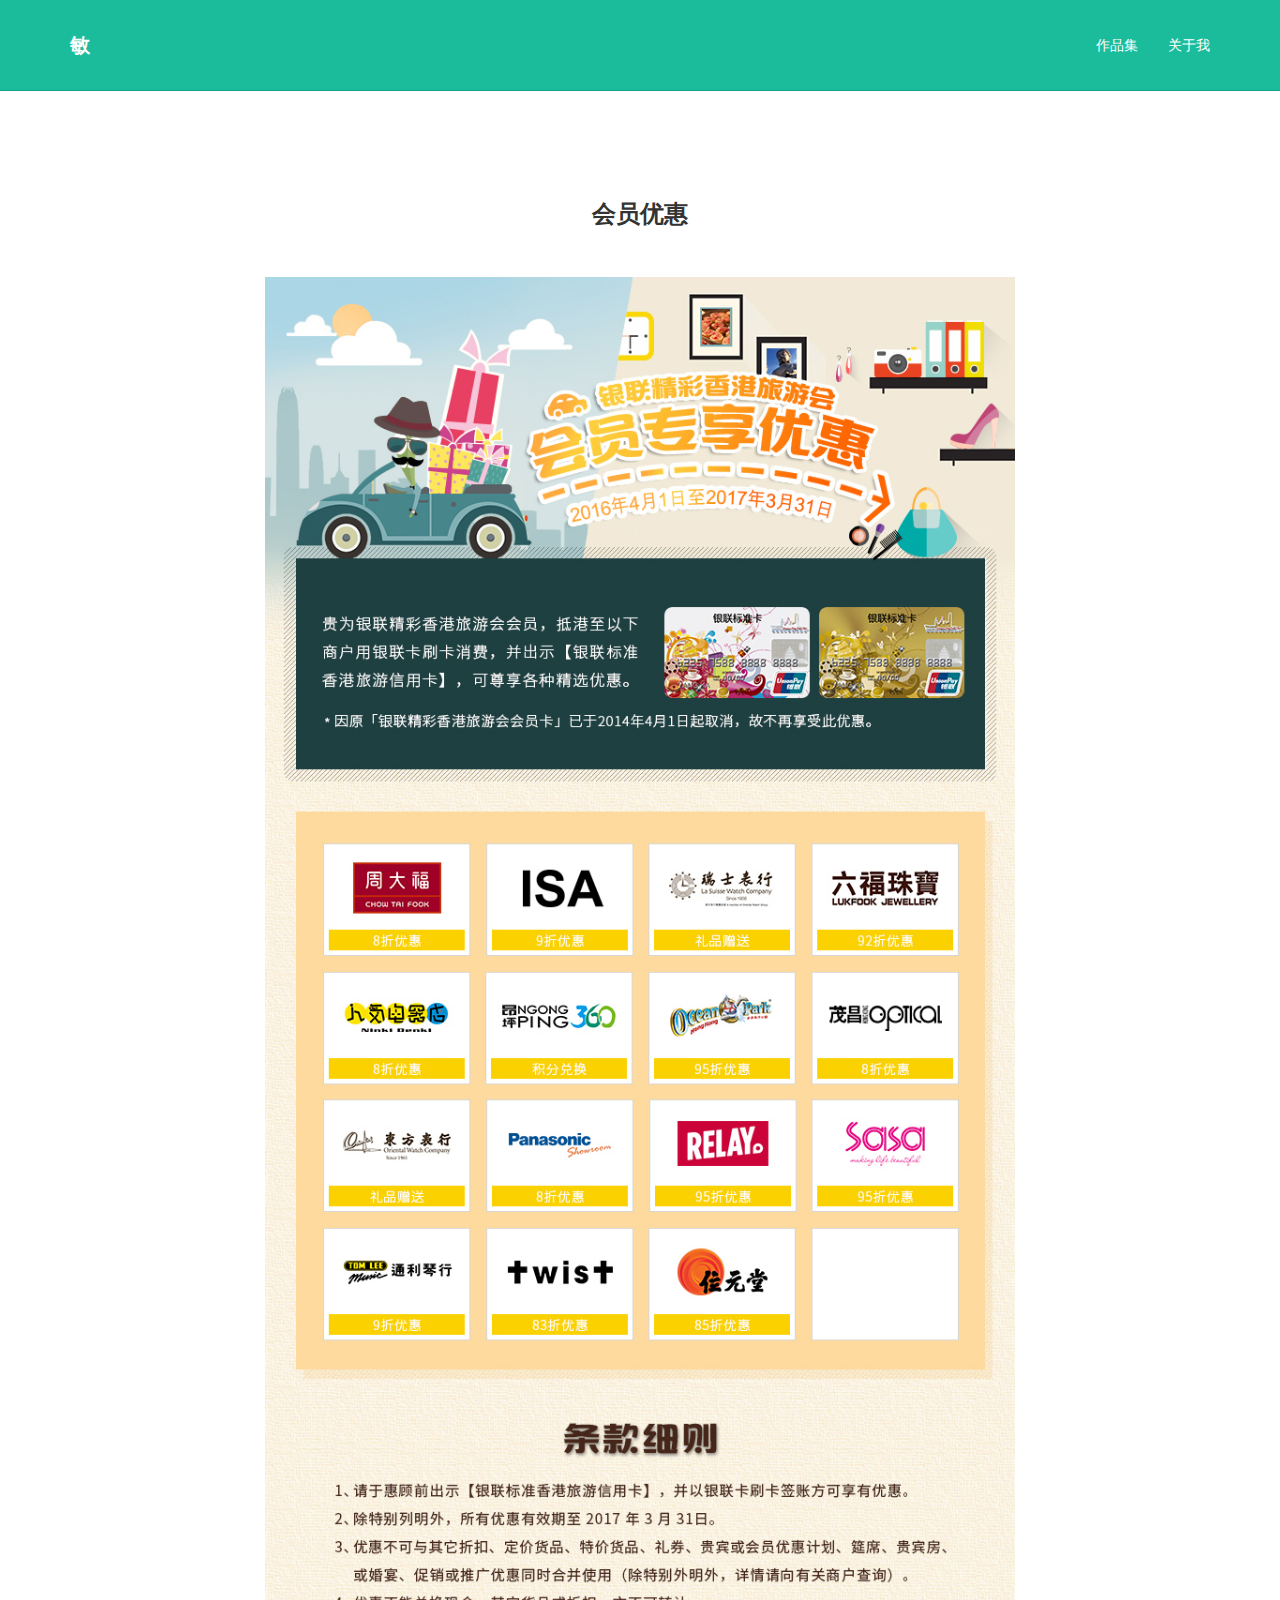
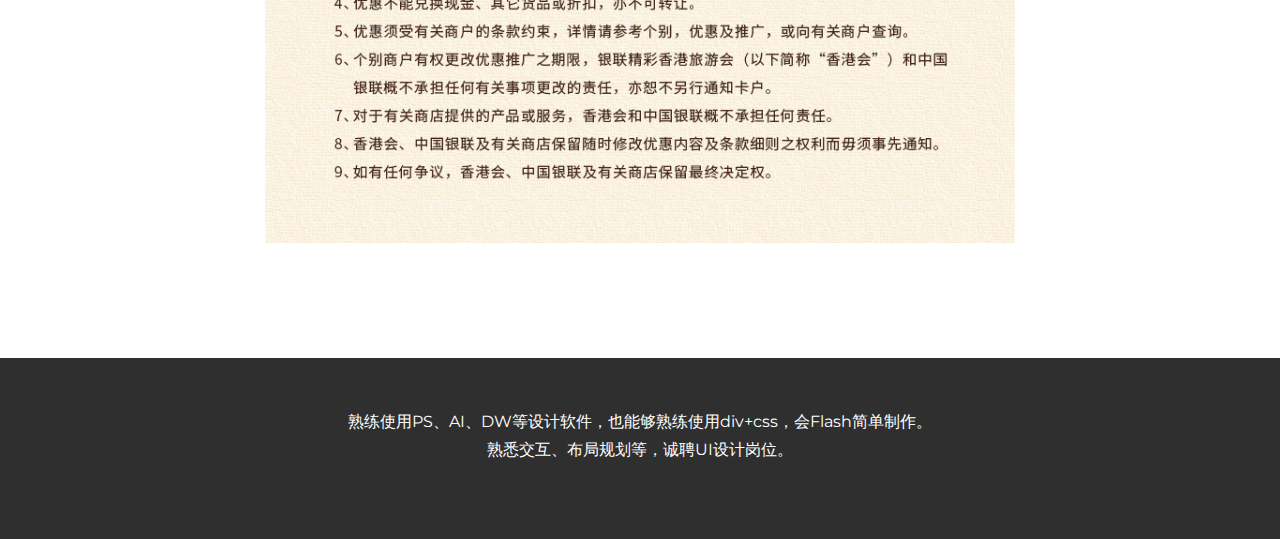
<file: work03.html>
<!DOCTYPE html>
<html lang="en">
  <head>
    <meta charset="utf-8">
    <meta http-equiv="X-UA-Compatible" content="IE=edge">
    <meta name="viewport" content="width=device-width, initial-scale=1.0">
    <meta name="description" content="">
    <meta name="author" content="">
    <link rel="shortcut icon" href="../../docs-assets/ico/favicon.png">

    <title>敏的个人简历</title>

    <!-- Bootstrap core CSS -->
    <link href="assets/css/bootstrap.css" rel="stylesheet">


    <!-- Custom styles for this template -->
    <link href="assets/css/main.css" rel="stylesheet">

    <script src="https://code.jquery.com/jquery-1.10.2.min.js"></script>
    <script src="assets/js/hover.zoom.js"></script>
    <script src="assets/js/hover.zoom.conf.js"></script>

    <!-- HTML5 shim and Respond.js IE8 support of HTML5 elements and media queries -->
    <!--[if lt IE 9]>
      <script src="https://oss.maxcdn.com/libs/html5shiv/3.7.0/html5shiv.js"></script>
      <script src="https://oss.maxcdn.com/libs/respond.js/1.3.0/respond.min.js"></script>
    <![endif]-->
  </head>

  <body>

    <!-- Static navbar -->
    <div class="navbar navbar-inverse navbar-static-top">
      <div class="container">
        <div class="navbar-header">
          <button type="button" class="navbar-toggle" data-toggle="collapse" data-target=".navbar-collapse">
            <span class="icon-bar"></span>
            <span class="icon-bar"></span>
            <span class="icon-bar"></span>
          </button>
          <a class="navbar-brand" href="index.html">敏</a>
        </div>
        <div class="navbar-collapse collapse">
          <ul class="nav navbar-nav navbar-right">
            <li><a href="work.html">作品集</a></li>
            <li><a href="about.html">关于我</a></li>
          </ul>
        </div><!--/.nav-collapse -->
      </div>
    </div>
	
	
	<!-- +++++ Projects Section +++++ -->
	
	<div class="container pt">
		<div class="row mt">
			<div class="col-lg-6 col-lg-offset-3 centered">
				<h3>会员优惠</h3>
				
				
			</div>
		</div>
		<div class="row mt centered">	
			<div class="col-lg-8 col-lg-offset-2">
				<p><img class="img-responsive" src="assets/img/portfolio/3.jpg" alt=""></p>
				<p><bt></bt></p>
			</div>
		</div><!-- /row -->
	</div><!-- /container -->
	
	
	<!-- +++++ Footer Section +++++ -->
	
	<div id="footer">
    
		<div class="container">
			<p>
			熟练使用PS、AI、DW等设计软件，也能够熟练使用div+css，会Flash简单制作。<br/>熟悉交互、布局规划等，诚聘UI设计岗位。
			</p>
		
		</div>
	</div>

    <!-- Bootstrap core JavaScript
    ================================================== -->
    <!-- Placed at the end of the document so the pages load faster -->
    <script src="assets/js/bootstrap.min.js"></script>
  </body>
</html>
</file>
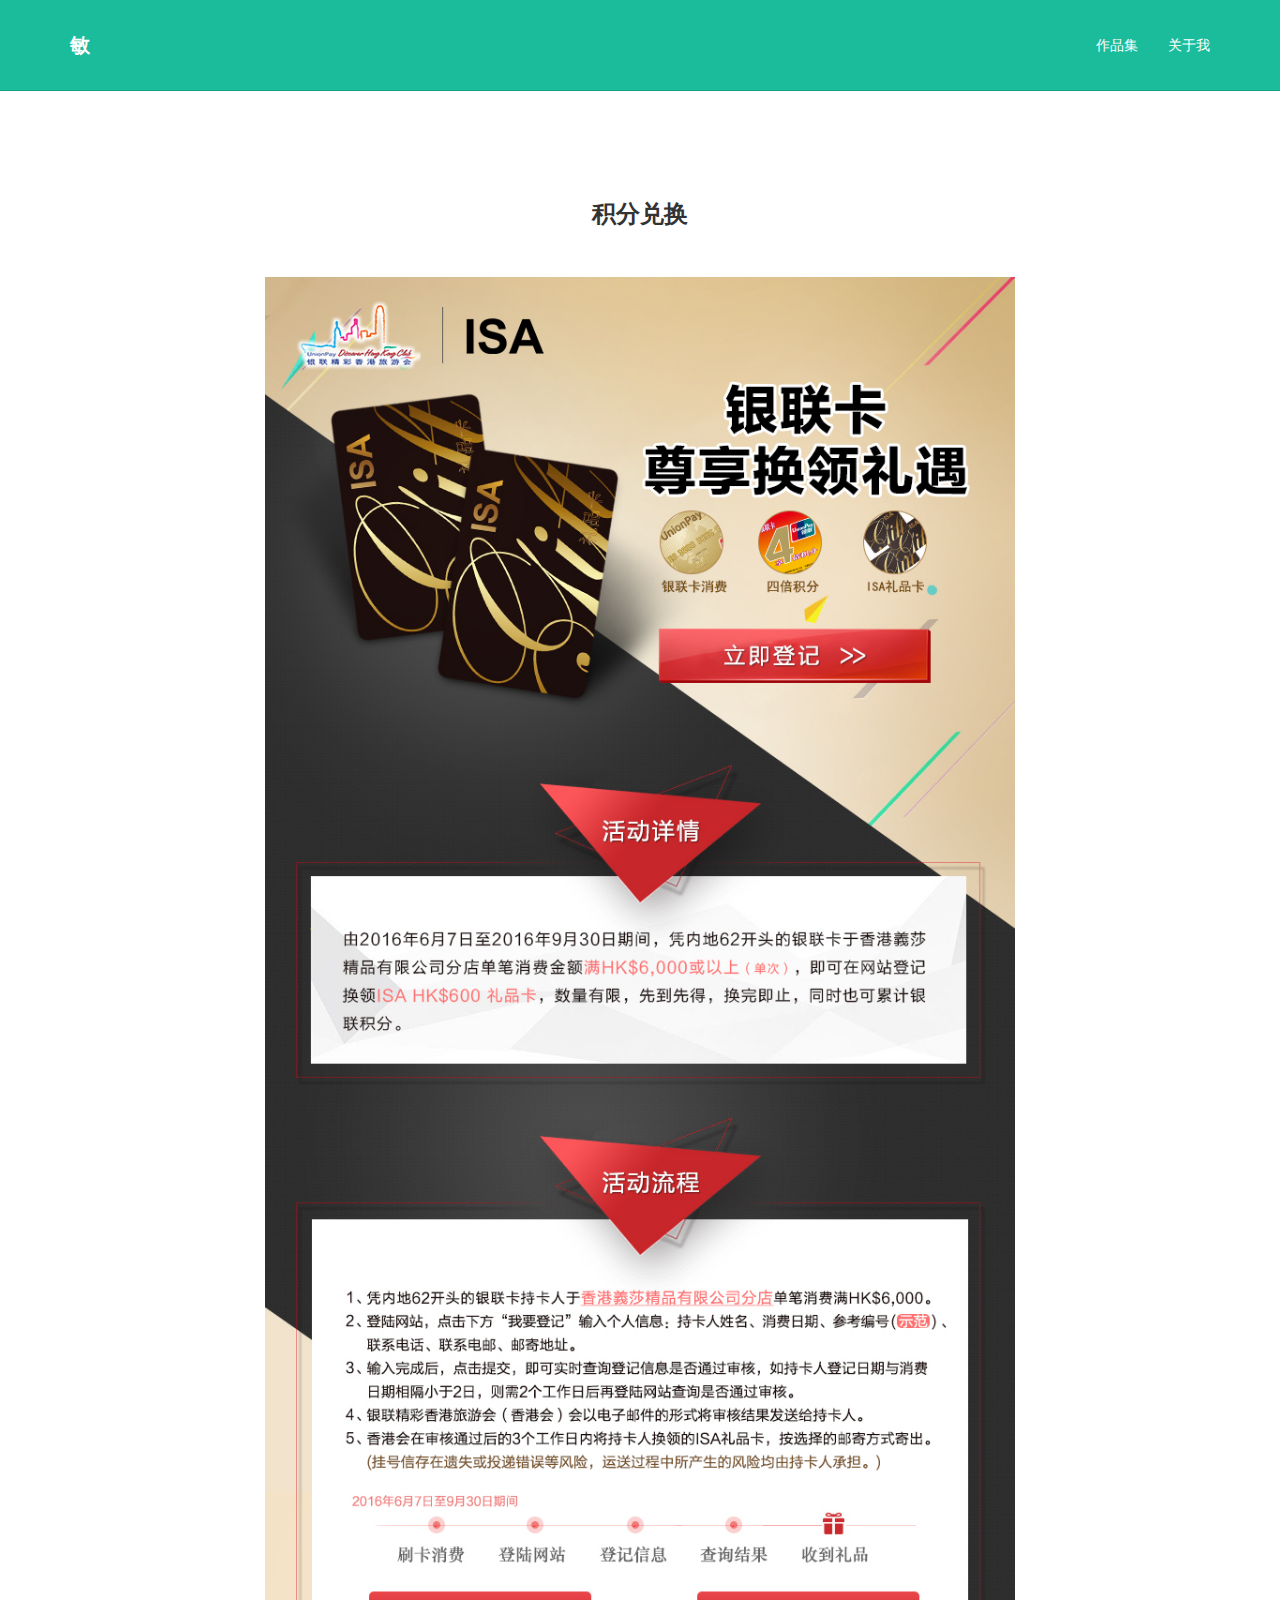
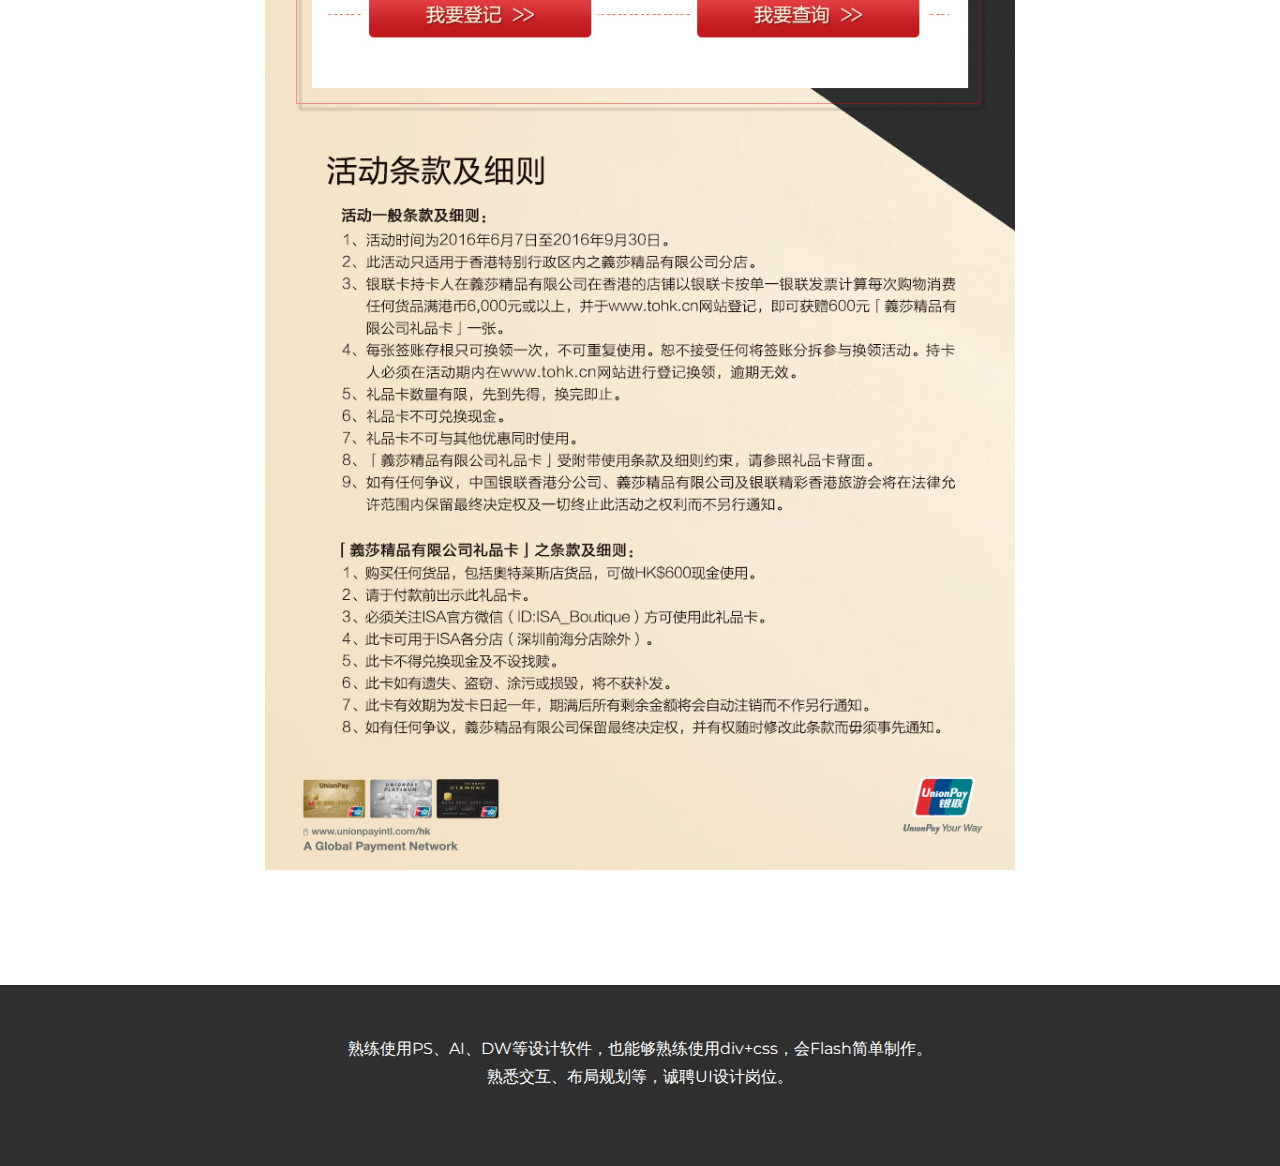
<file: work04.html>
<!DOCTYPE html>
<html lang="en">
  <head>
    <meta charset="utf-8">
    <meta http-equiv="X-UA-Compatible" content="IE=edge">
    <meta name="viewport" content="width=device-width, initial-scale=1.0">
    <meta name="description" content="">
    <meta name="author" content="">
    <link rel="shortcut icon" href="../../docs-assets/ico/favicon.png">

    <title>敏的个人简历</title>

    <!-- Bootstrap core CSS -->
    <link href="assets/css/bootstrap.css" rel="stylesheet">


    <!-- Custom styles for this template -->
    <link href="assets/css/main.css" rel="stylesheet">

    <script src="https://code.jquery.com/jquery-1.10.2.min.js"></script>
    <script src="assets/js/hover.zoom.js"></script>
    <script src="assets/js/hover.zoom.conf.js"></script>

    <!-- HTML5 shim and Respond.js IE8 support of HTML5 elements and media queries -->
    <!--[if lt IE 9]>
      <script src="https://oss.maxcdn.com/libs/html5shiv/3.7.0/html5shiv.js"></script>
      <script src="https://oss.maxcdn.com/libs/respond.js/1.3.0/respond.min.js"></script>
    <![endif]-->
  </head>

  <body>

    <!-- Static navbar -->
    <div class="navbar navbar-inverse navbar-static-top">
      <div class="container">
        <div class="navbar-header">
          <button type="button" class="navbar-toggle" data-toggle="collapse" data-target=".navbar-collapse">
            <span class="icon-bar"></span>
            <span class="icon-bar"></span>
            <span class="icon-bar"></span>
          </button>
          <a class="navbar-brand" href="index.html">敏</a>
        </div>
        <div class="navbar-collapse collapse">
          <ul class="nav navbar-nav navbar-right">
            <li><a href="work.html">作品集</a></li>
            <li><a href="about.html">关于我</a></li>
          </ul>
        </div><!--/.nav-collapse -->
      </div>
    </div>
	
	
	<!-- +++++ Projects Section +++++ -->
	
	<div class="container pt">
		<div class="row mt">
			<div class="col-lg-6 col-lg-offset-3 centered">
				<h3>积分兑换</h3>
				
				
			</div>
		</div>
		<div class="row mt centered">	
			<div class="col-lg-8 col-lg-offset-2">
				<p><img class="img-responsive" src="assets/img/portfolio/4.jpg" alt=""></p>
				<p><bt></bt></p>
			</div>
		</div><!-- /row -->
	</div><!-- /container -->
	
	
	<!-- +++++ Footer Section +++++ -->
	
	<div id="footer">
    
		<div class="container">
			<p>
		熟练使用PS、AI、DW等设计软件，也能够熟练使用div+css，会Flash简单制作。<br/>熟悉交互、布局规划等，诚聘UI设计岗位。
			</p>
		
		</div>
	</div>

    <!-- Bootstrap core JavaScript
    ================================================== -->
    <!-- Placed at the end of the document so the pages load faster -->
    <script src="assets/js/bootstrap.min.js"></script>
  </body>
</html>
</file>
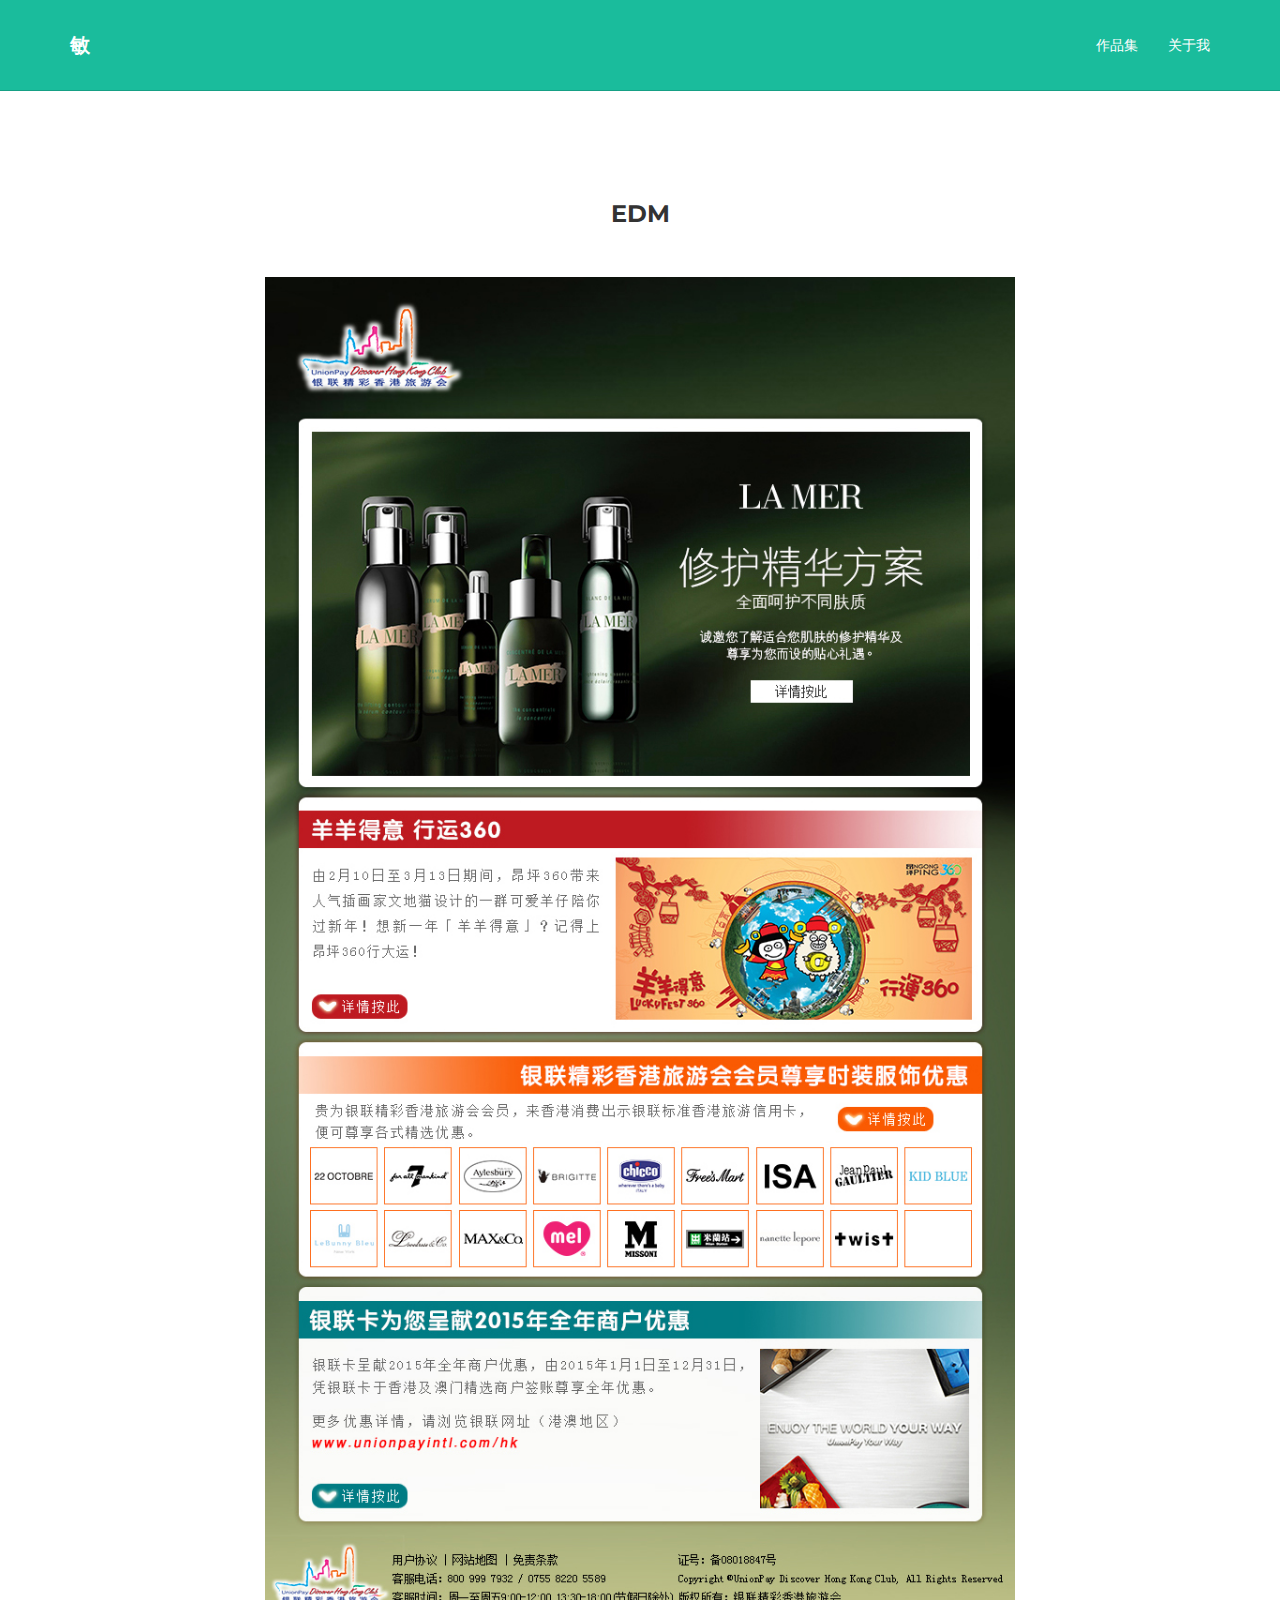
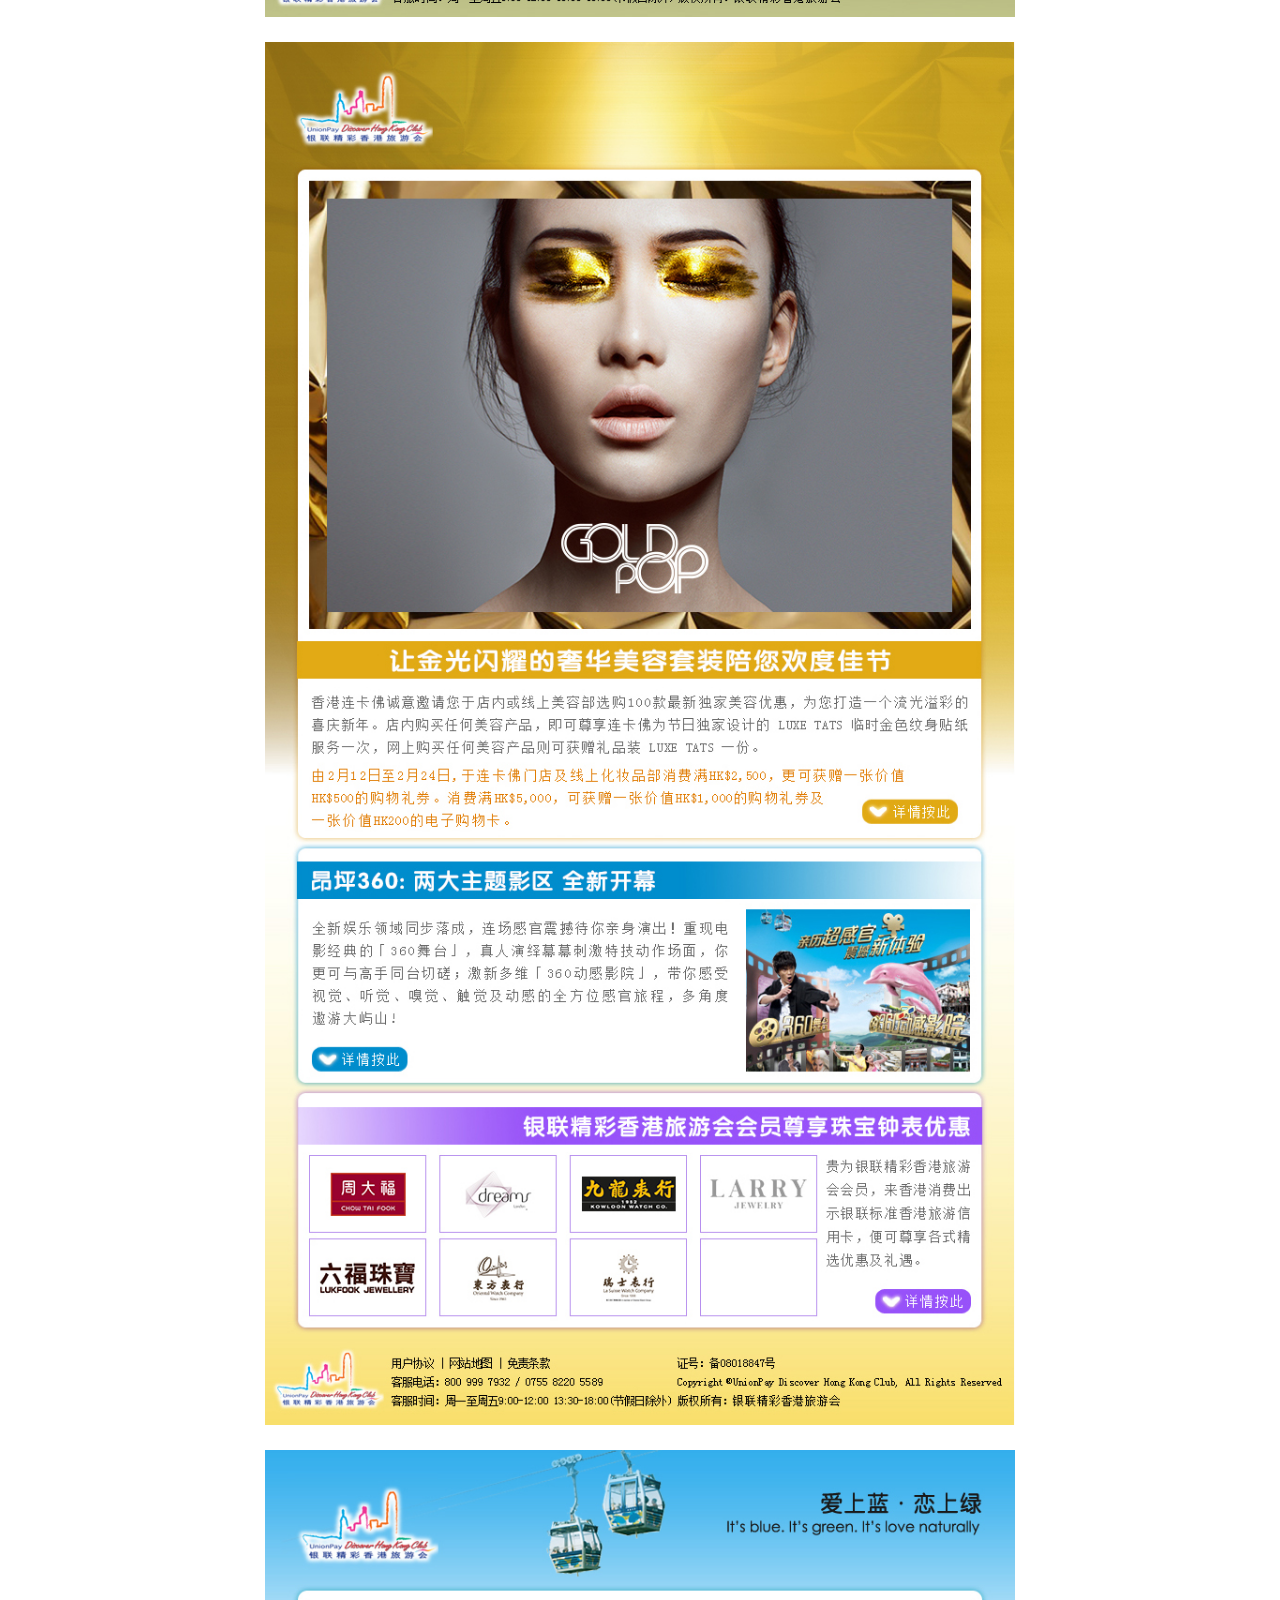
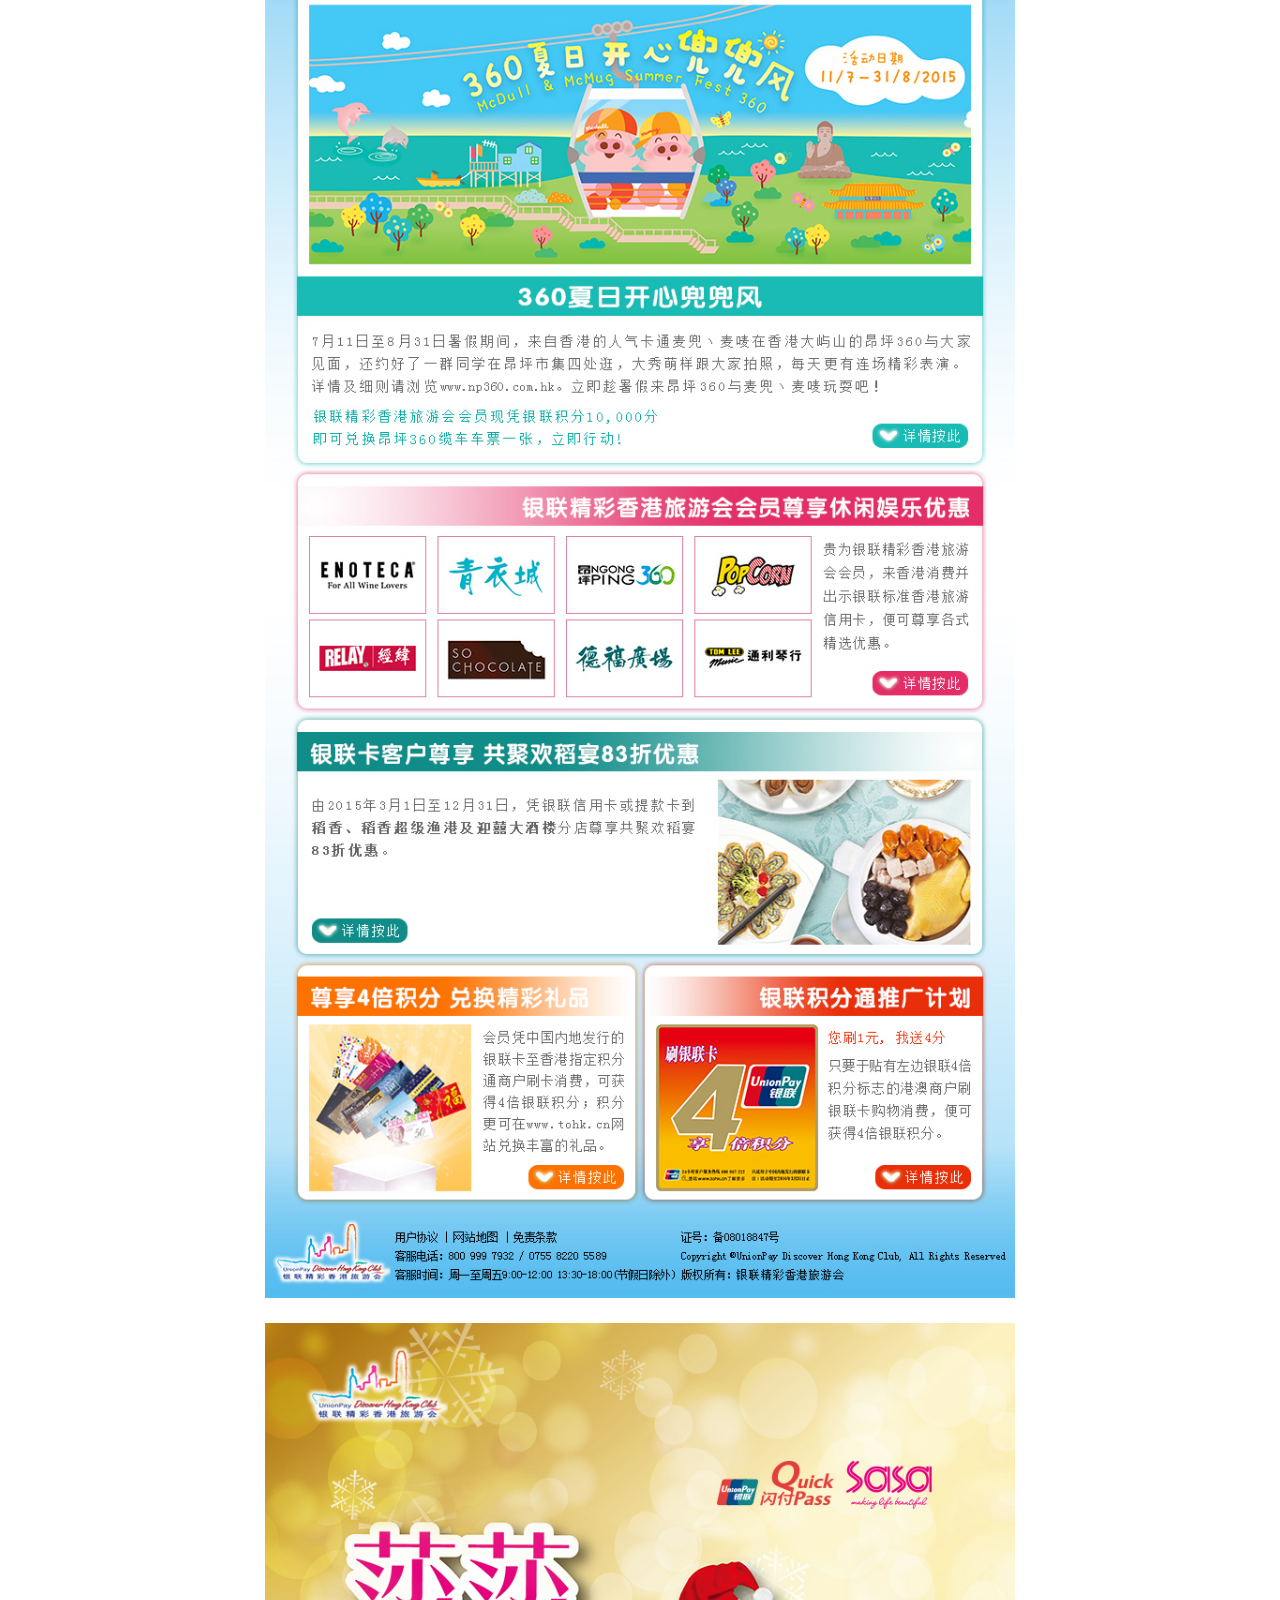
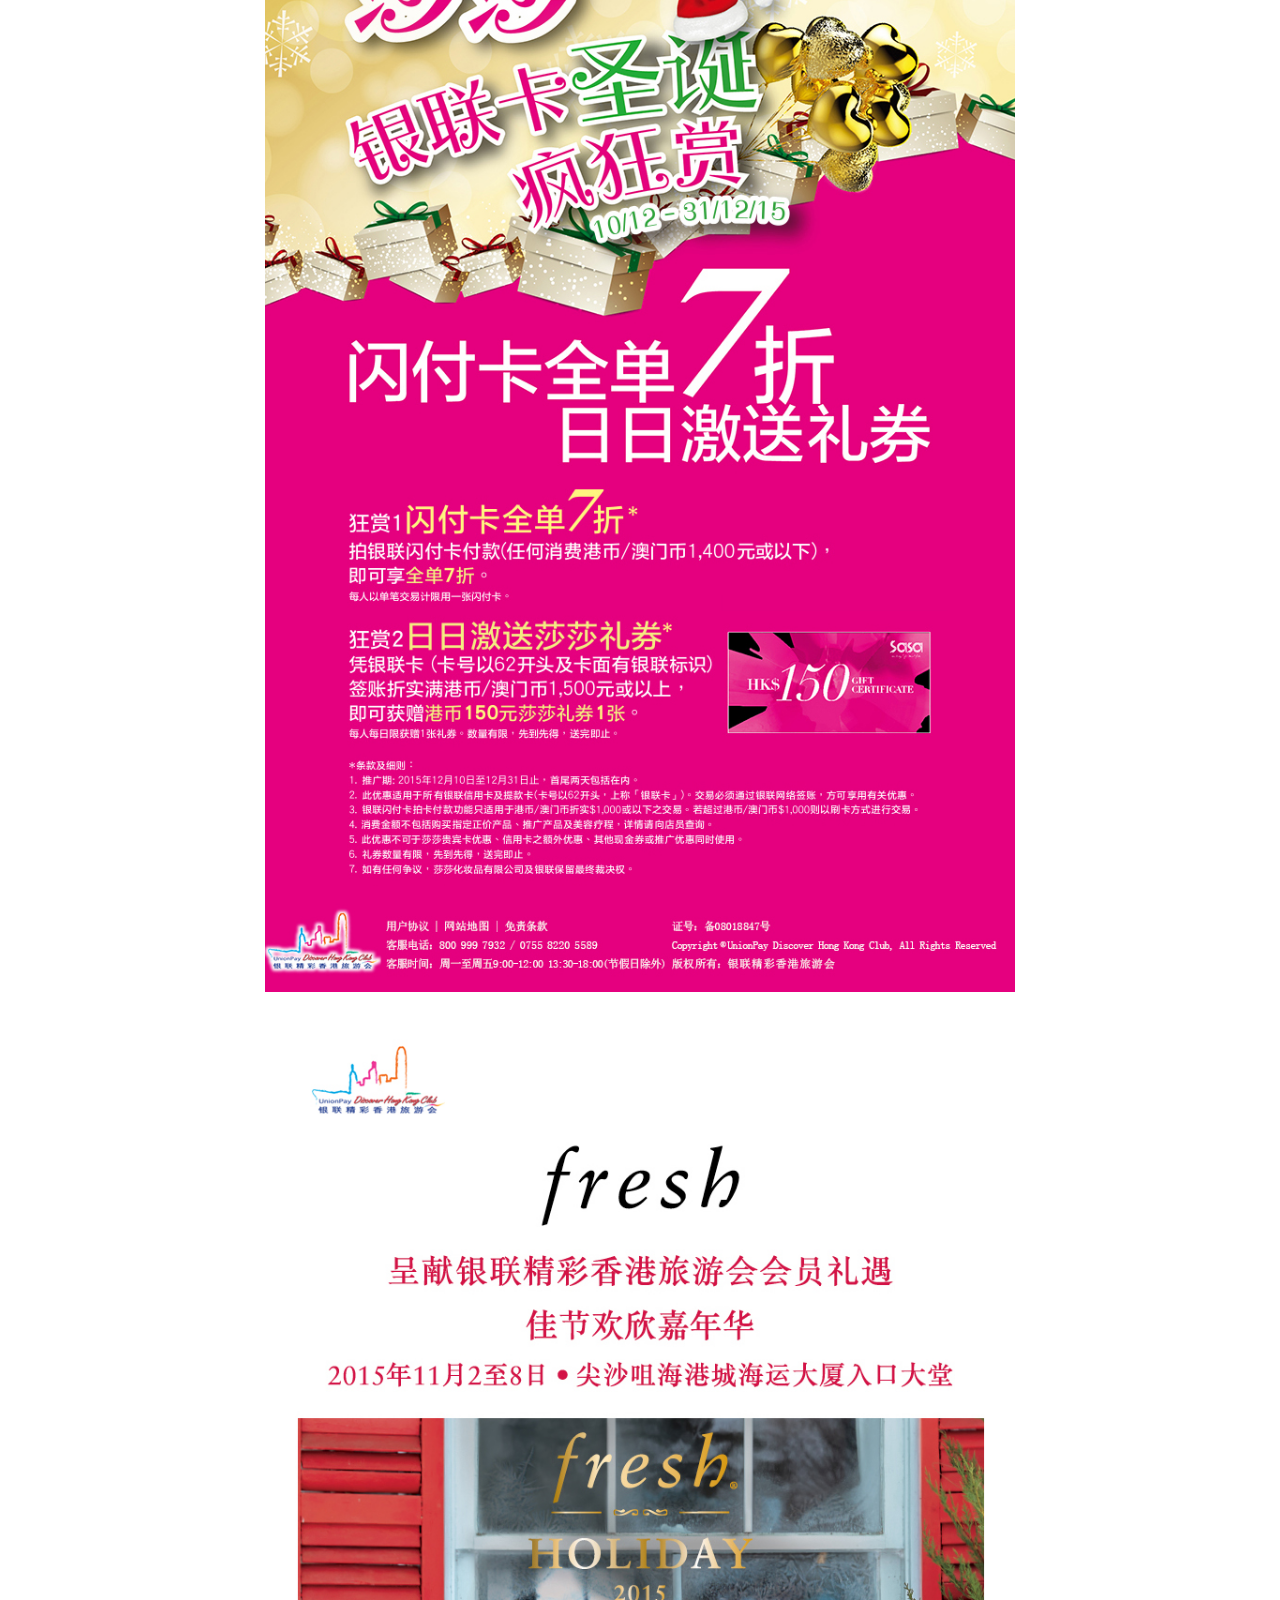
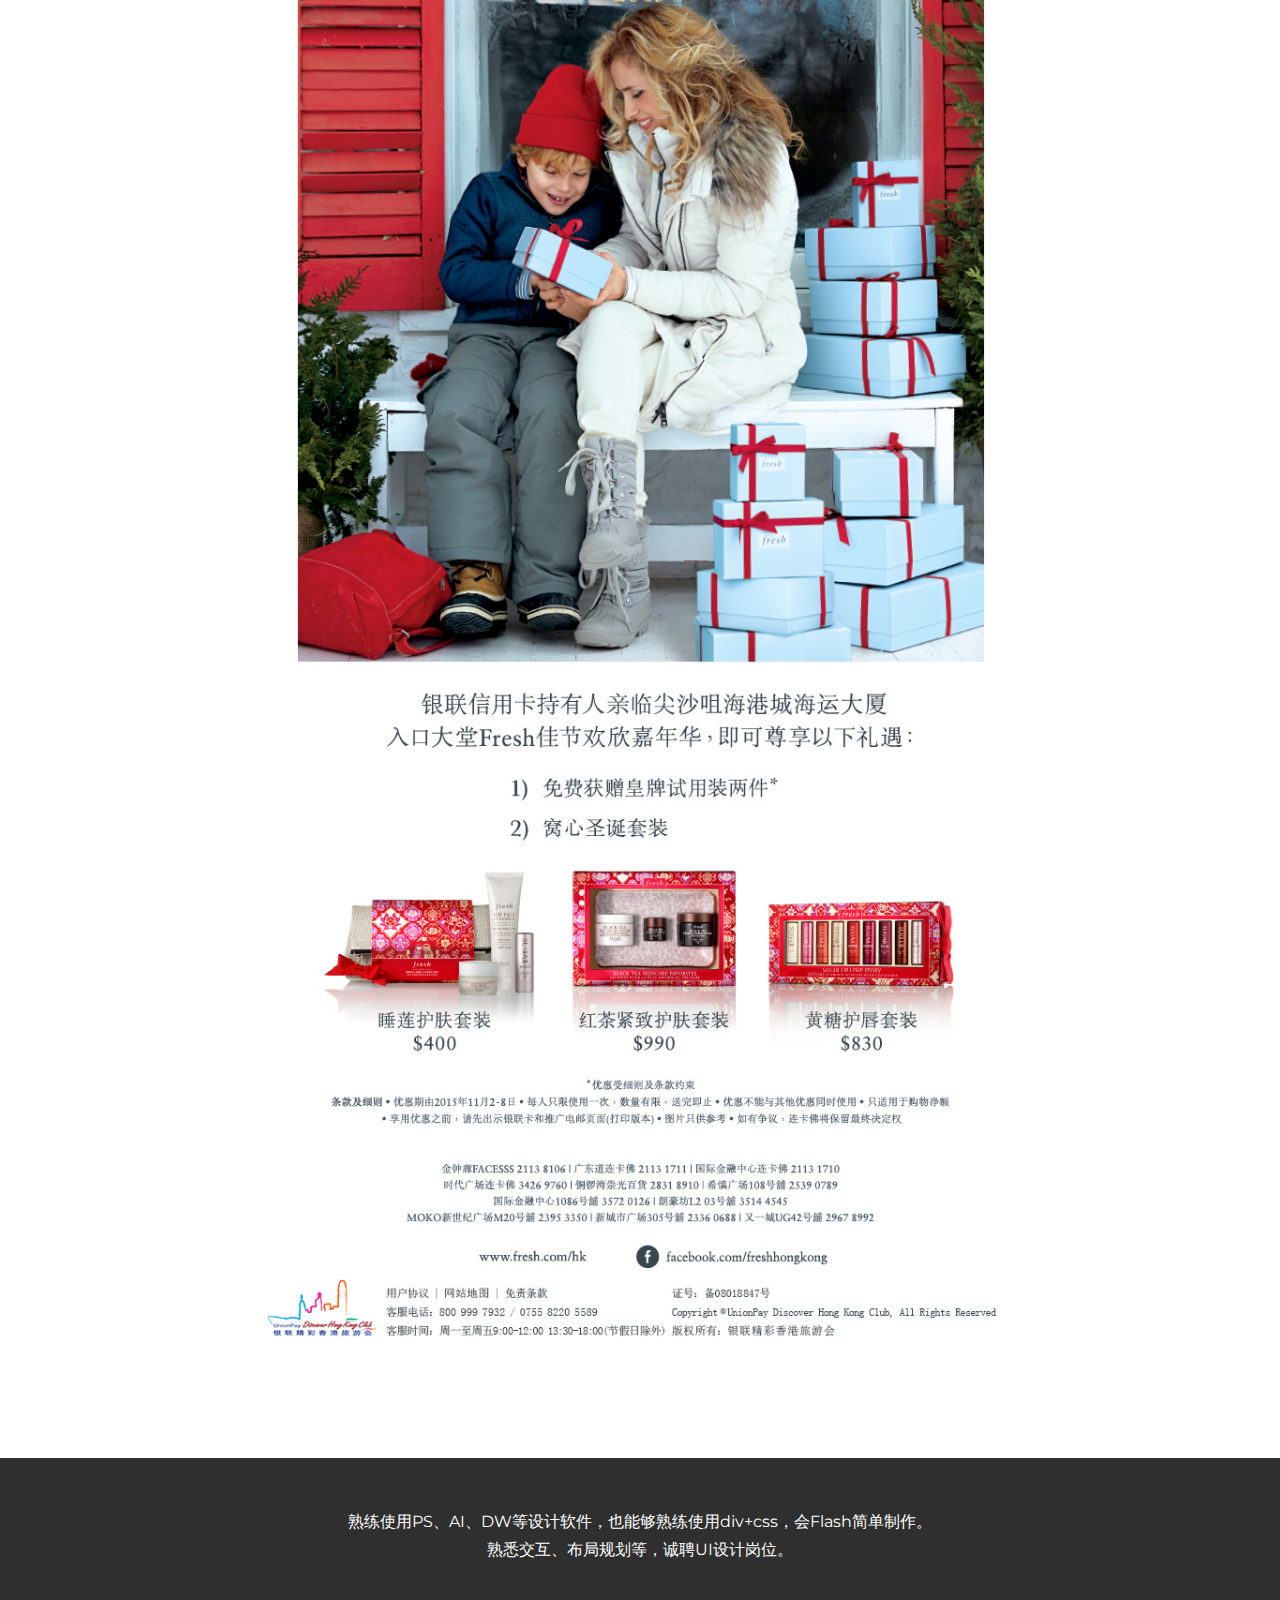
<file: work05.html>
<!DOCTYPE html>
<html lang="en">
  <head>
    <meta charset="utf-8">
    <meta http-equiv="X-UA-Compatible" content="IE=edge">
    <meta name="viewport" content="width=device-width, initial-scale=1.0">
    <meta name="description" content="">
    <meta name="author" content="">
    <link rel="shortcut icon" href="../../docs-assets/ico/favicon.png">

    <title>敏的个人简历</title>

    <!-- Bootstrap core CSS -->
    <link href="assets/css/bootstrap.css" rel="stylesheet">


    <!-- Custom styles for this template -->
    <link href="assets/css/main.css" rel="stylesheet">

    <script src="https://code.jquery.com/jquery-1.10.2.min.js"></script>
    <script src="assets/js/hover.zoom.js"></script>
    <script src="assets/js/hover.zoom.conf.js"></script>

    <!-- HTML5 shim and Respond.js IE8 support of HTML5 elements and media queries -->
    <!--[if lt IE 9]>
      <script src="https://oss.maxcdn.com/libs/html5shiv/3.7.0/html5shiv.js"></script>
      <script src="https://oss.maxcdn.com/libs/respond.js/1.3.0/respond.min.js"></script>
    <![endif]-->
  </head>

  <body>

    <!-- Static navbar -->
    <div class="navbar navbar-inverse navbar-static-top">
      <div class="container">
        <div class="navbar-header">
          <button type="button" class="navbar-toggle" data-toggle="collapse" data-target=".navbar-collapse">
            <span class="icon-bar"></span>
            <span class="icon-bar"></span>
            <span class="icon-bar"></span>
          </button>
          <a class="navbar-brand" href="index.html">敏</a>
        </div>
        <div class="navbar-collapse collapse">
          <ul class="nav navbar-nav navbar-right">
            <li><a href="work.html">作品集</a></li>
            <li><a href="about.html">关于我</a></li>
          </ul>
        </div><!--/.nav-collapse -->
      </div>
    </div>
	
	
	<!-- +++++ Projects Section +++++ -->
	
	<div class="container pt">
		<div class="row mt">
			<div class="col-lg-6 col-lg-offset-3 centered">
				<h3>EDM</h3>
				
				
			</div>
		</div>
		<div class="row mt centered">	
			<div class="col-lg-8 col-lg-offset-2">
				<p><img class="img-responsive" src="assets/img/portfolio/5.jpg" alt=""></p>
                <p><img class="img-responsive" src="assets/img/portfolio/5-01.jpg" alt=""></p>                
                <p><img class="img-responsive" src="assets/img/portfolio/5-02.jpg" alt=""></p>
                <p><img class="img-responsive" src="assets/img/portfolio/5-03.jpg" alt=""></p>
                <p><img class="img-responsive" src="assets/img/portfolio/5-04.jpg" alt=""></p>
                
				<p><bt></bt></p>
			</div>
		</div><!-- /row -->
	</div><!-- /container -->
	
	
	<!-- +++++ Footer Section +++++ -->
	
	<div id="footer">
    
		<div class="container">
			<p>
		熟练使用PS、AI、DW等设计软件，也能够熟练使用div+css，会Flash简单制作。<br/>熟悉交互、布局规划等，诚聘UI设计岗位。
			</p>
		
		</div>
	</div>

    <!-- Bootstrap core JavaScript
    ================================================== -->
    <!-- Placed at the end of the document so the pages load faster -->
    <script src="assets/js/bootstrap.min.js"></script>
  </body>
</html>
</file>
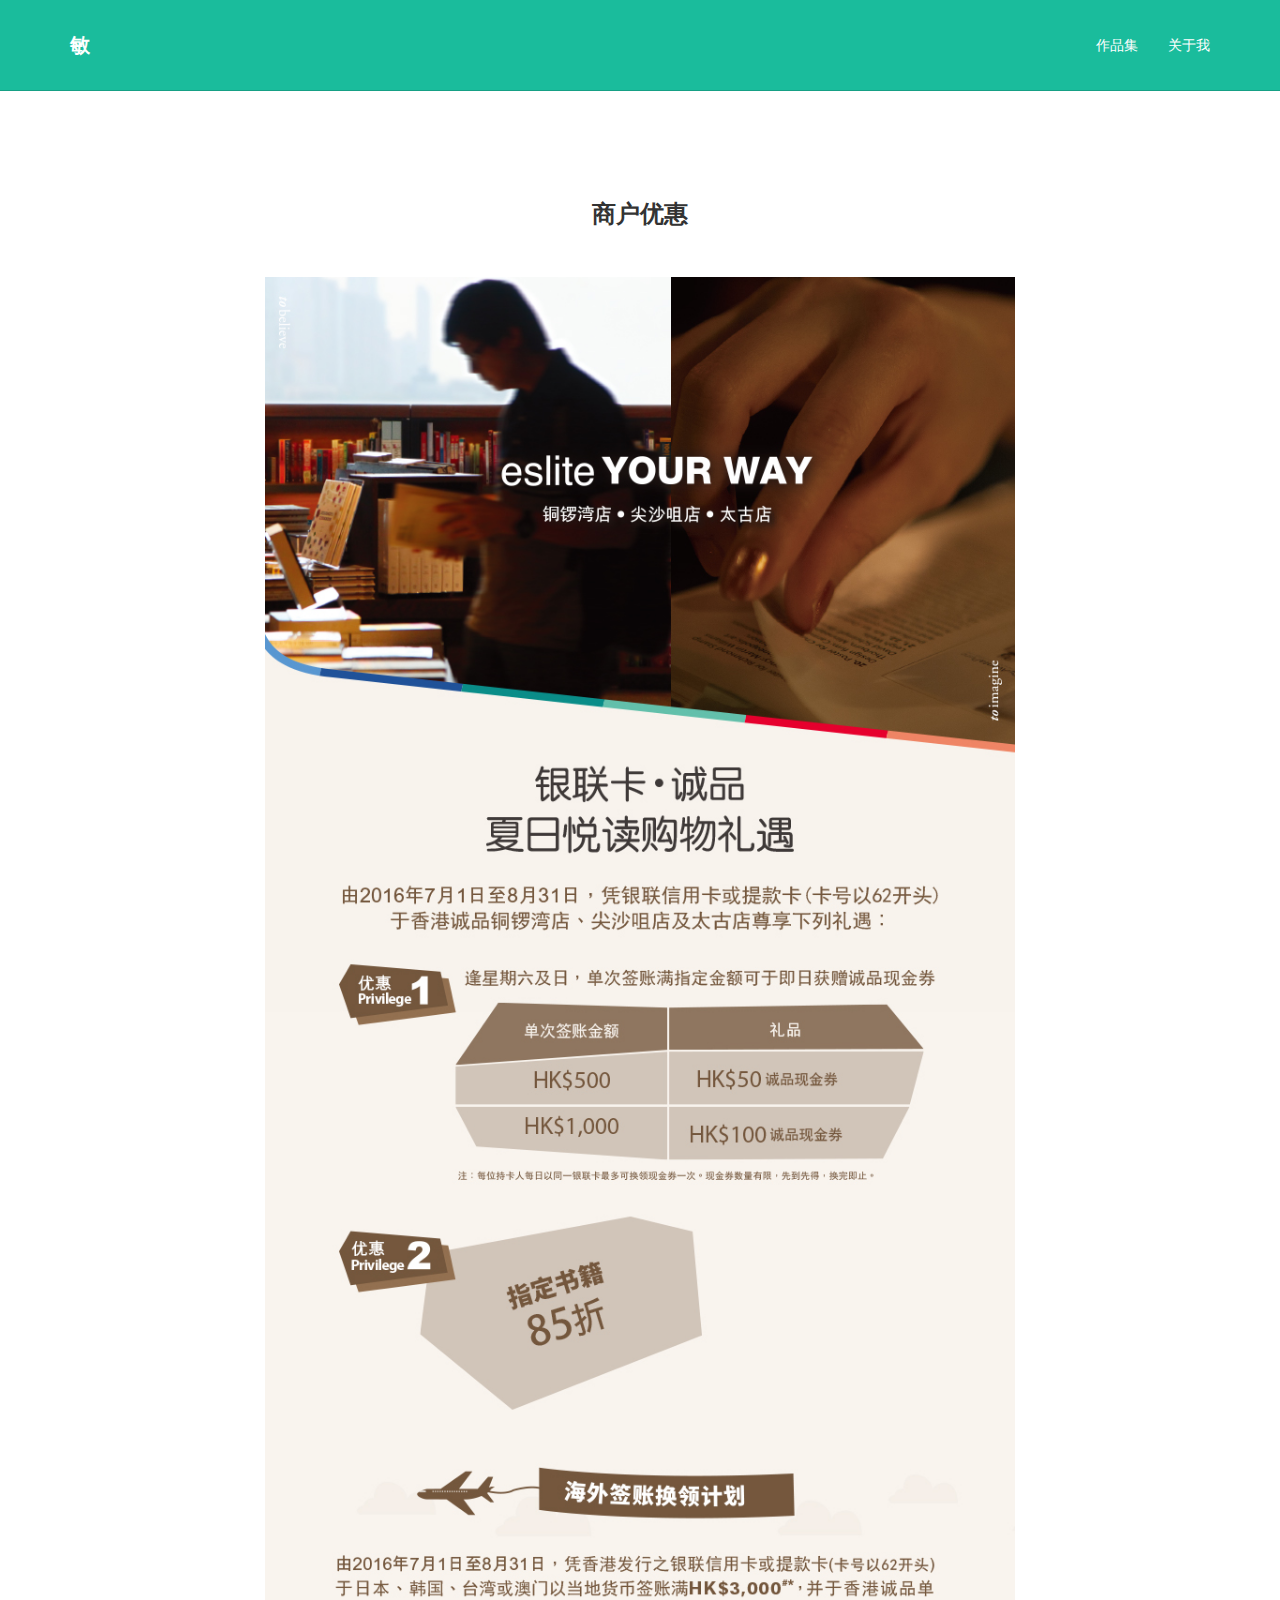
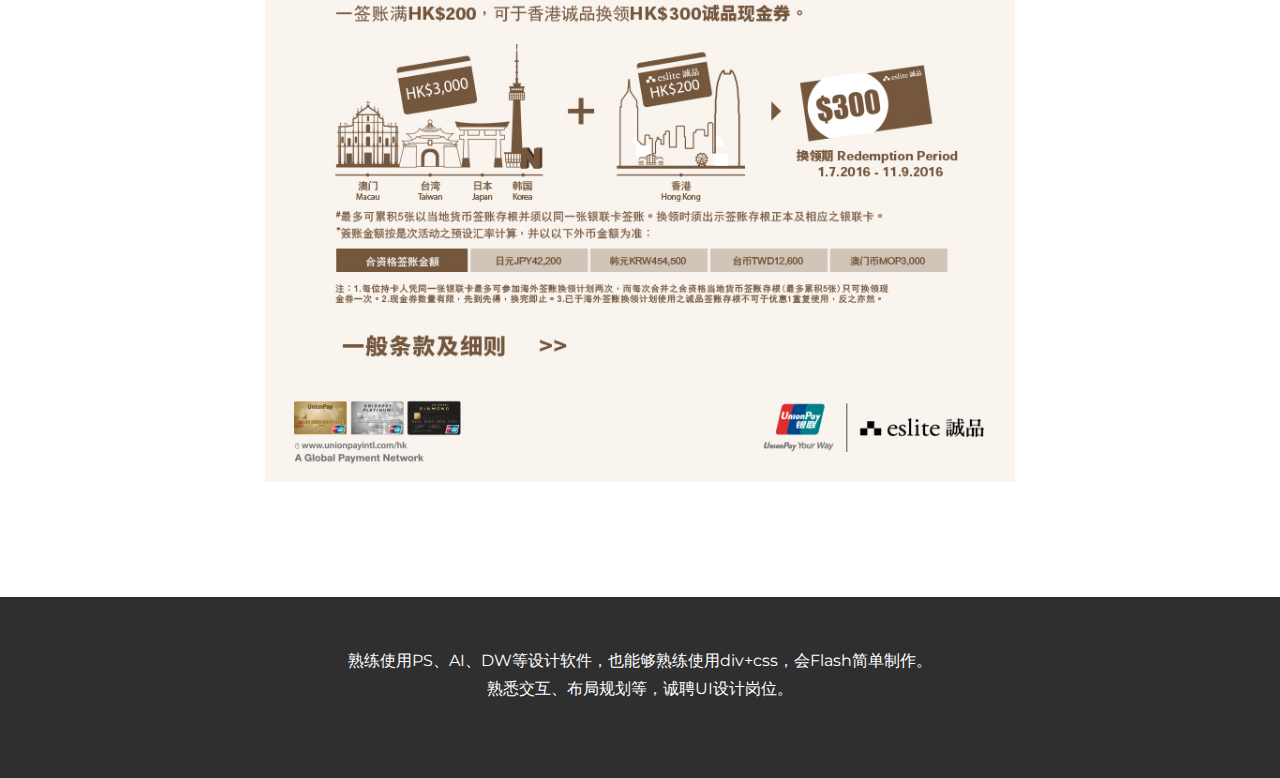
<file: work06.html>
<!DOCTYPE html>
<html lang="en">
  <head>
    <meta charset="utf-8">
    <meta http-equiv="X-UA-Compatible" content="IE=edge">
    <meta name="viewport" content="width=device-width, initial-scale=1.0">
    <meta name="description" content="">
    <meta name="author" content="">
    <link rel="shortcut icon" href="../../docs-assets/ico/favicon.png">

    <title>敏的个人简历</title>

    <!-- Bootstrap core CSS -->
    <link href="assets/css/bootstrap.css" rel="stylesheet">


    <!-- Custom styles for this template -->
    <link href="assets/css/main.css" rel="stylesheet">

    <script src="https://code.jquery.com/jquery-1.10.2.min.js"></script>
    <script src="assets/js/hover.zoom.js"></script>
    <script src="assets/js/hover.zoom.conf.js"></script>

    <!-- HTML5 shim and Respond.js IE8 support of HTML5 elements and media queries -->
    <!--[if lt IE 9]>
      <script src="https://oss.maxcdn.com/libs/html5shiv/3.7.0/html5shiv.js"></script>
      <script src="https://oss.maxcdn.com/libs/respond.js/1.3.0/respond.min.js"></script>
    <![endif]-->
  </head>

  <body>

    <!-- Static navbar -->
    <div class="navbar navbar-inverse navbar-static-top">
      <div class="container">
        <div class="navbar-header">
          <button type="button" class="navbar-toggle" data-toggle="collapse" data-target=".navbar-collapse">
            <span class="icon-bar"></span>
            <span class="icon-bar"></span>
            <span class="icon-bar"></span>
          </button>
          <a class="navbar-brand" href="index.html">敏</a>
        </div>
        <div class="navbar-collapse collapse">
          <ul class="nav navbar-nav navbar-right">
            <li><a href="work.html">作品集</a></li>
            <li><a href="about.html">关于我</a></li>
          </ul>
        </div><!--/.nav-collapse -->
      </div>
    </div>
	
	
	<!-- +++++ Projects Section +++++ -->
	
	<div class="container pt">
		<div class="row mt">
			<div class="col-lg-6 col-lg-offset-3 centered">
				<h3>商户优惠</h3>
				
				
			</div>
		</div>
		<div class="row mt centered">	
			<div class="col-lg-8 col-lg-offset-2">
				<p><img class="img-responsive" src="assets/img/portfolio/6.jpg" alt=""></p>
				<p><bt></bt></p>
			</div>
		</div><!-- /row -->
	</div><!-- /container -->
	
	
	<!-- +++++ Footer Section +++++ -->
	
	<div id="footer">
    
		<div class="container">
			<p>
		熟练使用PS、AI、DW等设计软件，也能够熟练使用div+css，会Flash简单制作。<br/>熟悉交互、布局规划等，诚聘UI设计岗位。
			</p>
		
		</div>
	</div>

    <!-- Bootstrap core JavaScript
    ================================================== -->
    <!-- Placed at the end of the document so the pages load faster -->
    <script src="assets/js/bootstrap.min.js"></script>
  </body>
</html>
</file>
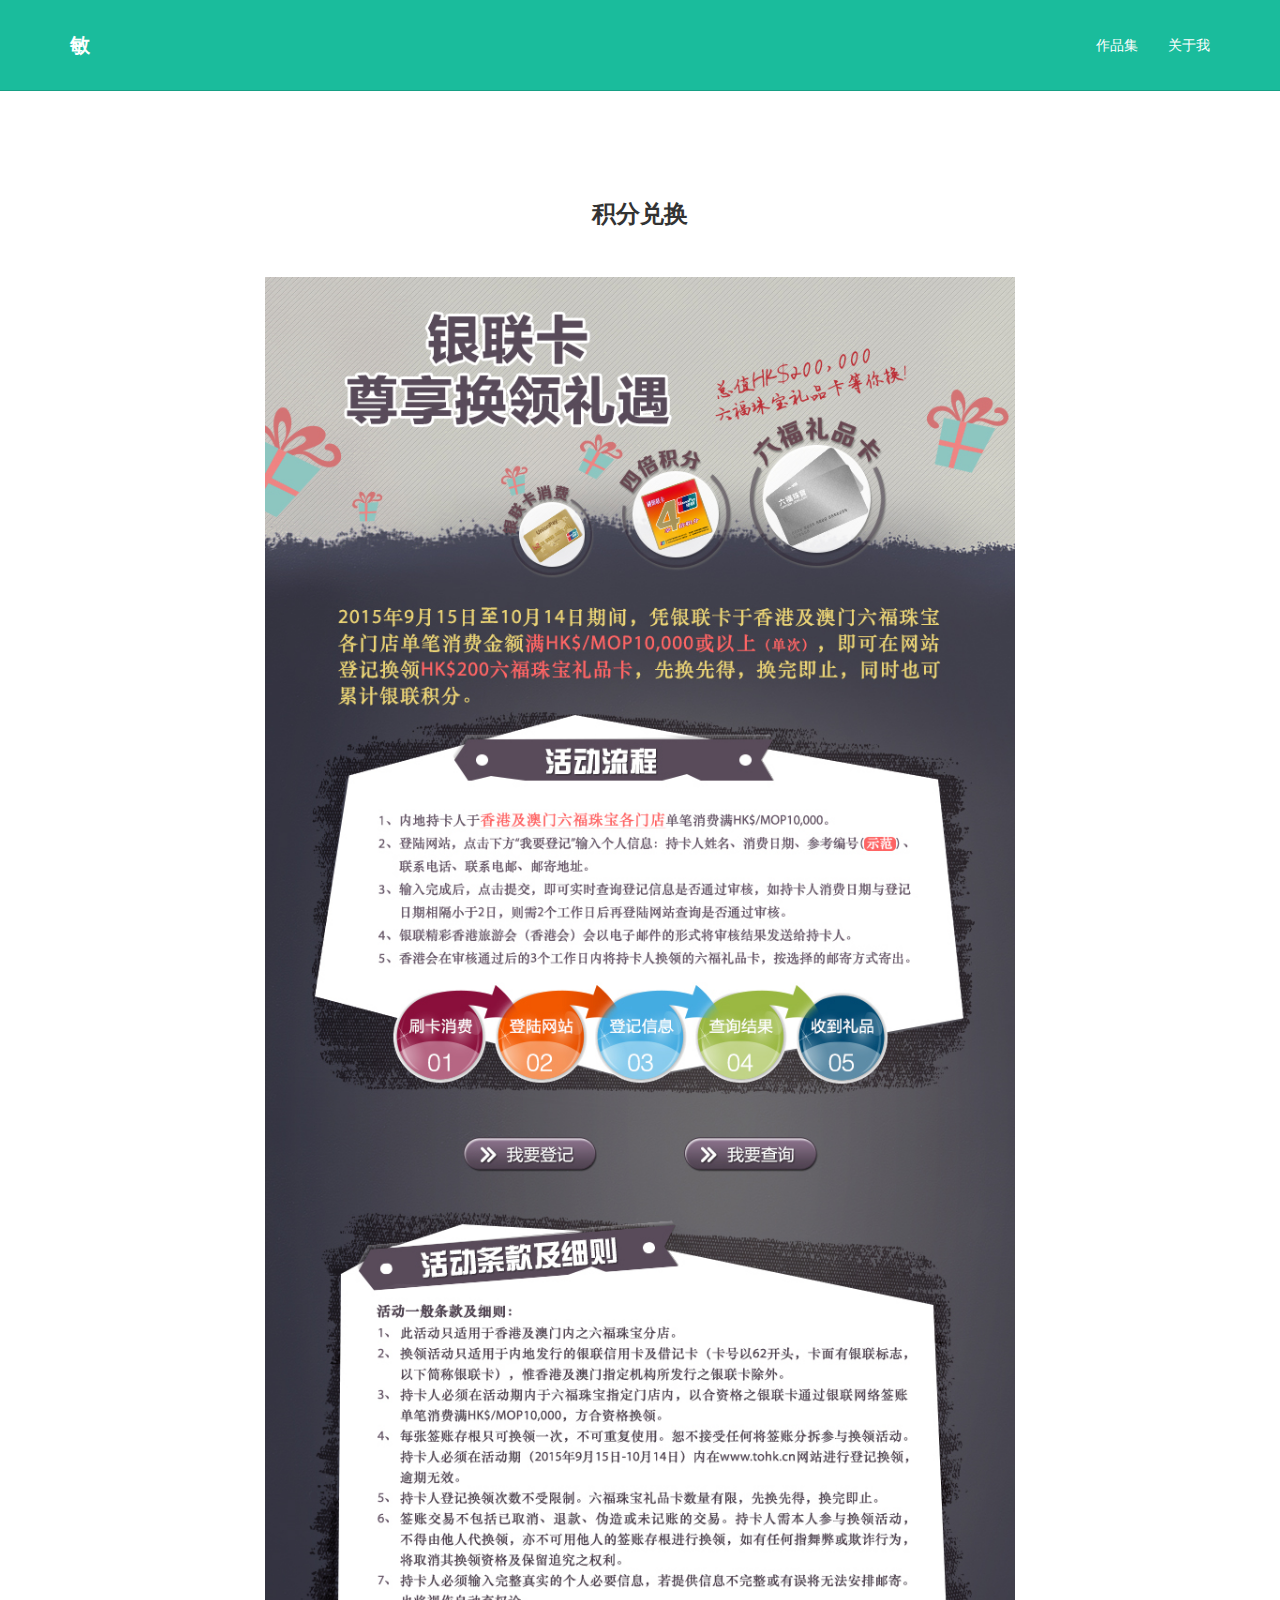
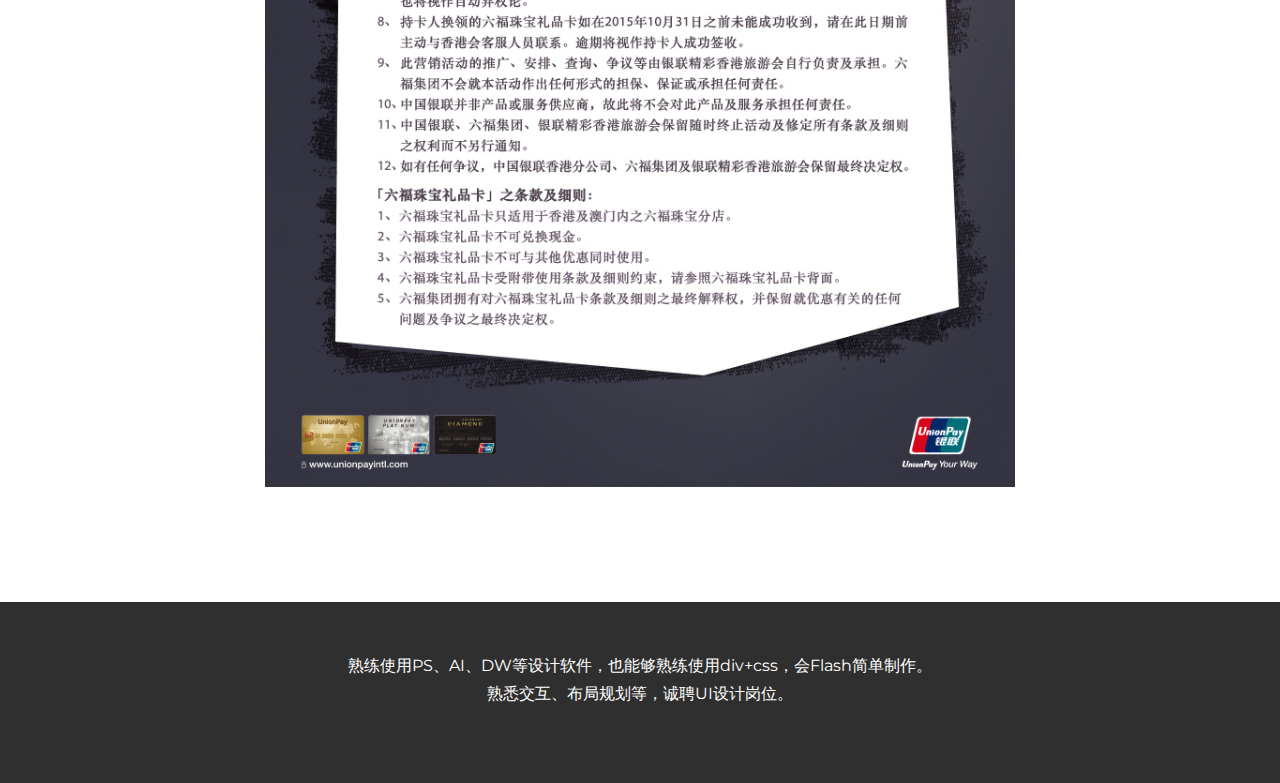
<file: work07.html>
<!DOCTYPE html>
<html lang="en">
  <head>
    <meta charset="utf-8">
    <meta http-equiv="X-UA-Compatible" content="IE=edge">
    <meta name="viewport" content="width=device-width, initial-scale=1.0">
    <meta name="description" content="">
    <meta name="author" content="">
    <link rel="shortcut icon" href="../../docs-assets/ico/favicon.png">

    <title>敏的个人简历</title>

    <!-- Bootstrap core CSS -->
    <link href="assets/css/bootstrap.css" rel="stylesheet">


    <!-- Custom styles for this template -->
    <link href="assets/css/main.css" rel="stylesheet">

    <script src="https://code.jquery.com/jquery-1.10.2.min.js"></script>
    <script src="assets/js/hover.zoom.js"></script>
    <script src="assets/js/hover.zoom.conf.js"></script>

    <!-- HTML5 shim and Respond.js IE8 support of HTML5 elements and media queries -->
    <!--[if lt IE 9]>
      <script src="https://oss.maxcdn.com/libs/html5shiv/3.7.0/html5shiv.js"></script>
      <script src="https://oss.maxcdn.com/libs/respond.js/1.3.0/respond.min.js"></script>
    <![endif]-->
  </head>

  <body>

    <!-- Static navbar -->
    <div class="navbar navbar-inverse navbar-static-top">
      <div class="container">
        <div class="navbar-header">
          <button type="button" class="navbar-toggle" data-toggle="collapse" data-target=".navbar-collapse">
            <span class="icon-bar"></span>
            <span class="icon-bar"></span>
            <span class="icon-bar"></span>
          </button>
          <a class="navbar-brand" href="index.html">敏</a>
        </div>
        <div class="navbar-collapse collapse">
          <ul class="nav navbar-nav navbar-right">
            <li><a href="work.html">作品集</a></li>
            <li><a href="about.html">关于我</a></li>
          </ul>
        </div><!--/.nav-collapse -->
      </div>
    </div>
	
	
	<!-- +++++ Projects Section +++++ -->
	
	<div class="container pt">
		<div class="row mt">
			<div class="col-lg-6 col-lg-offset-3 centered">
				<h3>积分兑换</h3>
				
				
			</div>
		</div>
		<div class="row mt centered">	
			<div class="col-lg-8 col-lg-offset-2">
				<p><img class="img-responsive" src="assets/img/portfolio/7.jpg" alt=""></p>
				<p><bt></bt></p>
			</div>
		</div><!-- /row -->
	</div><!-- /container -->
	
	
	<!-- +++++ Footer Section +++++ -->
	
	<div id="footer">
    
		<div class="container">
			<p>
		熟练使用PS、AI、DW等设计软件，也能够熟练使用div+css，会Flash简单制作。<br/>熟悉交互、布局规划等，诚聘UI设计岗位。
			</p>
		
		</div>
	</div>

    <!-- Bootstrap core JavaScript
    ================================================== -->
    <!-- Placed at the end of the document so the pages load faster -->
    <script src="assets/js/bootstrap.min.js"></script>
  </body>
</html>
</file>
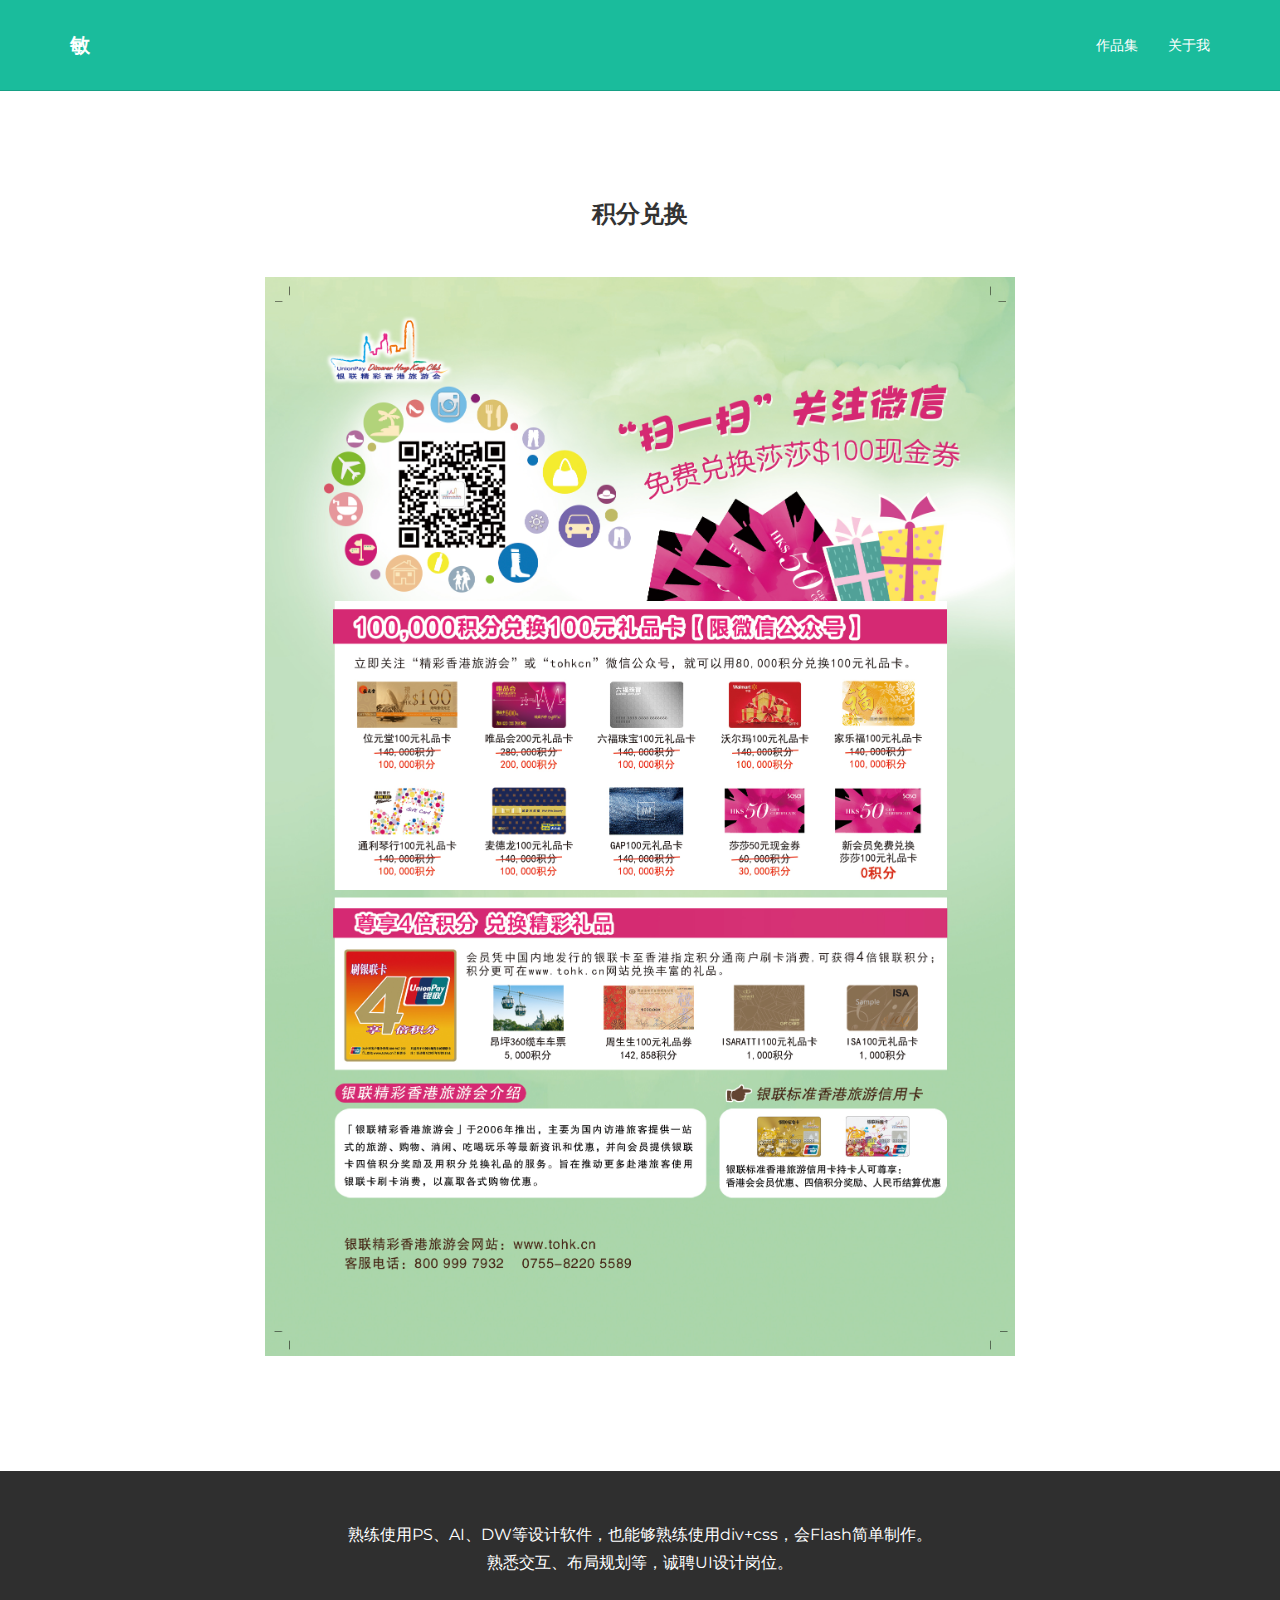
<file: work08.html>
<!DOCTYPE html>
<html lang="en">
  <head>
    <meta charset="utf-8">
    <meta http-equiv="X-UA-Compatible" content="IE=edge">
    <meta name="viewport" content="width=device-width, initial-scale=1.0">
    <meta name="description" content="">
    <meta name="author" content="">
    <link rel="shortcut icon" href="../../docs-assets/ico/favicon.png">

    <title>敏的个人简历</title>

    <!-- Bootstrap core CSS -->
    <link href="assets/css/bootstrap.css" rel="stylesheet">


    <!-- Custom styles for this template -->
    <link href="assets/css/main.css" rel="stylesheet">

    <script src="https://code.jquery.com/jquery-1.10.2.min.js"></script>
    <script src="assets/js/hover.zoom.js"></script>
    <script src="assets/js/hover.zoom.conf.js"></script>

    <!-- HTML5 shim and Respond.js IE8 support of HTML5 elements and media queries -->
    <!--[if lt IE 9]>
      <script src="https://oss.maxcdn.com/libs/html5shiv/3.7.0/html5shiv.js"></script>
      <script src="https://oss.maxcdn.com/libs/respond.js/1.3.0/respond.min.js"></script>
    <![endif]-->
  </head>

  <body>

    <!-- Static navbar -->
    <div class="navbar navbar-inverse navbar-static-top">
      <div class="container">
        <div class="navbar-header">
          <button type="button" class="navbar-toggle" data-toggle="collapse" data-target=".navbar-collapse">
            <span class="icon-bar"></span>
            <span class="icon-bar"></span>
            <span class="icon-bar"></span>
          </button>
          <a class="navbar-brand" href="index.html">敏</a>
        </div>
        <div class="navbar-collapse collapse">
          <ul class="nav navbar-nav navbar-right">
            <li><a href="work.html">作品集</a></li>
            <li><a href="about.html">关于我</a></li>
          </ul>
        </div><!--/.nav-collapse -->
      </div>
    </div>
	
	
	<!-- +++++ Projects Section +++++ -->
	
	<div class="container pt">
		<div class="row mt">
			<div class="col-lg-6 col-lg-offset-3 centered">
				<h3>积分兑换</h3>
				
				
			</div>
		</div>
		<div class="row mt centered">	
			<div class="col-lg-8 col-lg-offset-2">
				<p><img class="img-responsive" src="assets/img/portfolio/8.jpg" alt=""></p>
				<p><bt></bt></p>
			</div>
		</div><!-- /row -->
	</div><!-- /container -->
	
	
	<!-- +++++ Footer Section +++++ -->
	
	<div id="footer">
    
		<div class="container">
			<p>
		熟练使用PS、AI、DW等设计软件，也能够熟练使用div+css，会Flash简单制作。<br/>熟悉交互、布局规划等，诚聘UI设计岗位。
			</p>
		
		</div>
	</div>

    <!-- Bootstrap core JavaScript
    ================================================== -->
    <!-- Placed at the end of the document so the pages load faster -->
    <script src="assets/js/bootstrap.min.js"></script>
  </body>
</html>
</file>
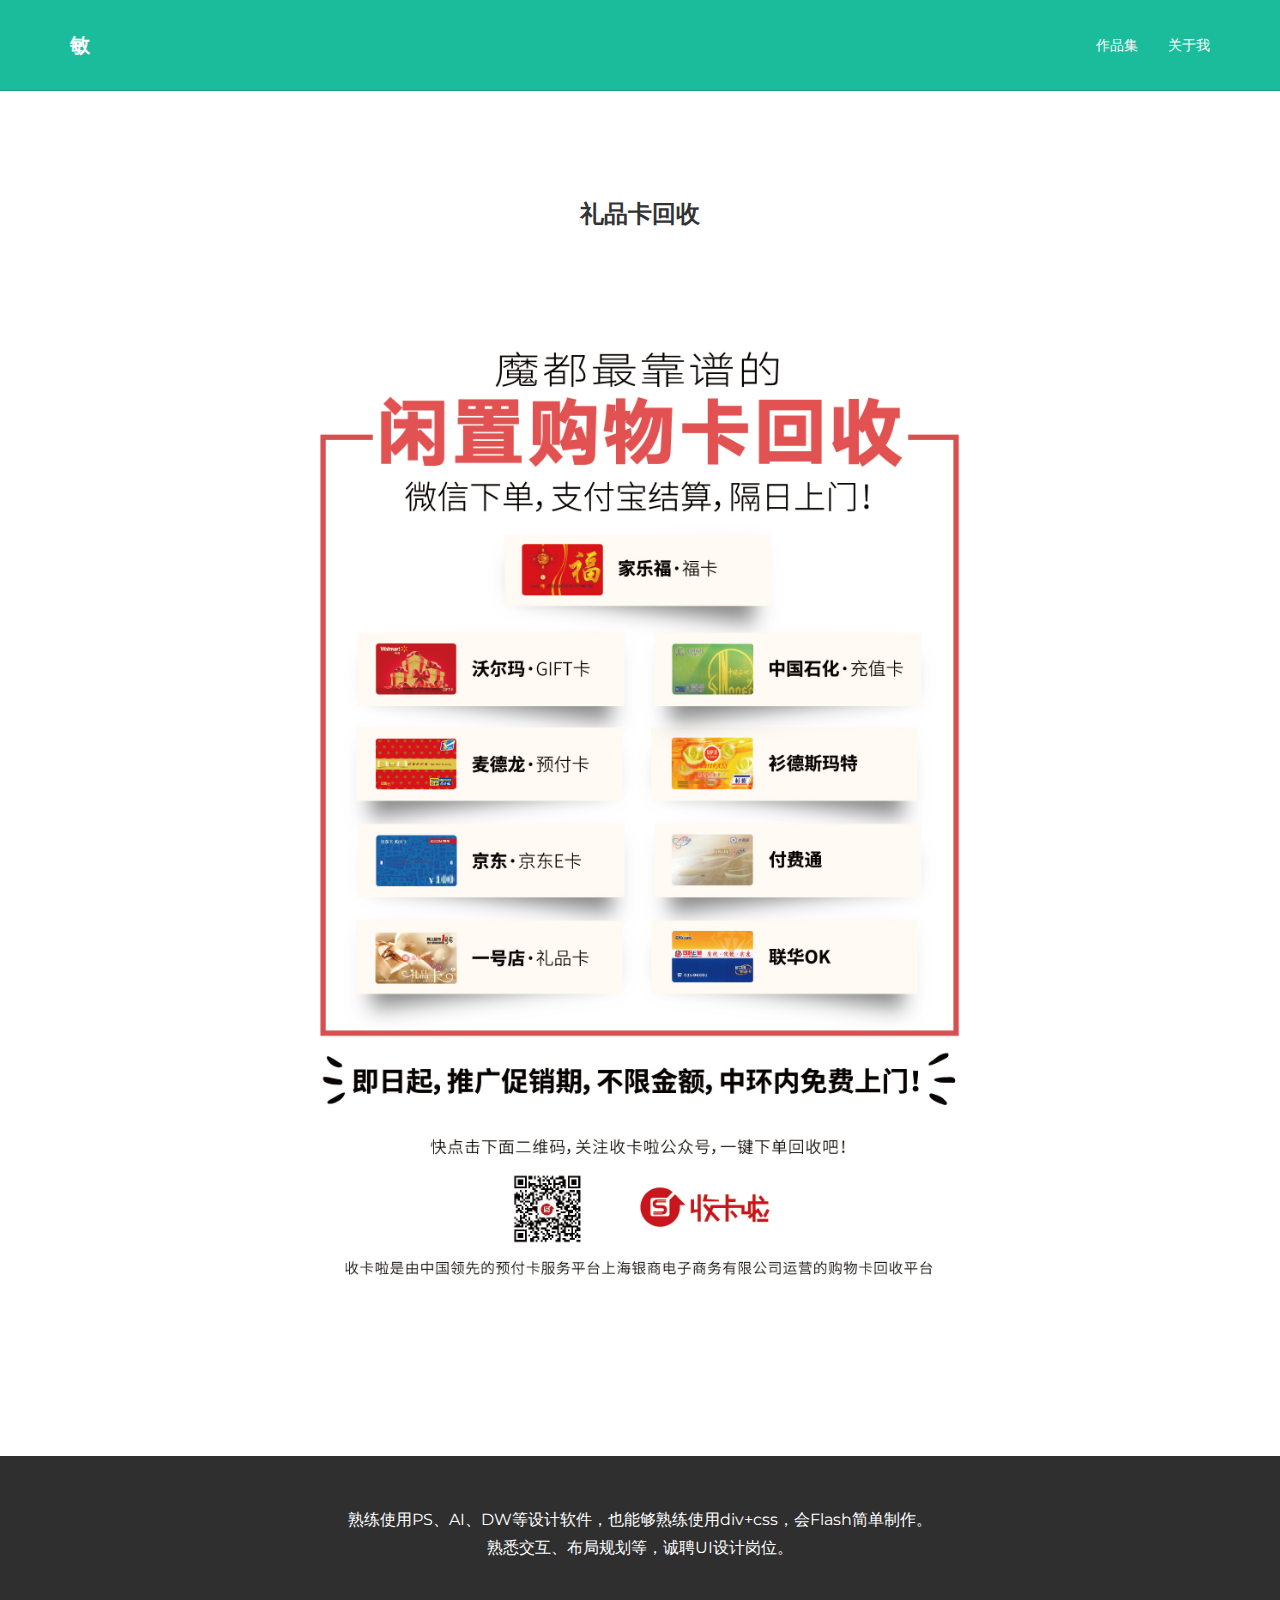
<file: work10.html>
<!DOCTYPE html>
<html lang="en">
  <head>
    <meta charset="utf-8">
    <meta http-equiv="X-UA-Compatible" content="IE=edge">
    <meta name="viewport" content="width=device-width, initial-scale=1.0">
    <meta name="description" content="">
    <meta name="author" content="">
    <link rel="shortcut icon" href="../../docs-assets/ico/favicon.png">

    <title>敏的个人简历</title>

    <!-- Bootstrap core CSS -->
    <link href="assets/css/bootstrap.css" rel="stylesheet">


    <!-- Custom styles for this template -->
    <link href="assets/css/main.css" rel="stylesheet">

    <script src="https://code.jquery.com/jquery-1.10.2.min.js"></script>
    <script src="assets/js/hover.zoom.js"></script>
    <script src="assets/js/hover.zoom.conf.js"></script>

    <!-- HTML5 shim and Respond.js IE8 support of HTML5 elements and media queries -->
    <!--[if lt IE 9]>
      <script src="https://oss.maxcdn.com/libs/html5shiv/3.7.0/html5shiv.js"></script>
      <script src="https://oss.maxcdn.com/libs/respond.js/1.3.0/respond.min.js"></script>
    <![endif]-->
  </head>

  <body>

    <!-- Static navbar -->
    <div class="navbar navbar-inverse navbar-static-top">
      <div class="container">
        <div class="navbar-header">
          <button type="button" class="navbar-toggle" data-toggle="collapse" data-target=".navbar-collapse">
            <span class="icon-bar"></span>
            <span class="icon-bar"></span>
            <span class="icon-bar"></span>
          </button>
          <a class="navbar-brand" href="index.html">敏</a>
        </div>
        <div class="navbar-collapse collapse">
          <ul class="nav navbar-nav navbar-right">
            <li><a href="work.html">作品集</a></li>
            <li><a href="about.html">关于我</a></li>
          </ul>
        </div><!--/.nav-collapse -->
      </div>
    </div>
	
	
	<!-- +++++ Projects Section +++++ -->
	
	<div class="container pt">
		<div class="row mt">
			<div class="col-lg-6 col-lg-offset-3 centered">
				<h3>礼品卡回收</h3>
				
				
			</div>
		</div>
		<div class="row mt centered">	
			<div class="col-lg-8 col-lg-offset-2">
				<p><img class="img-responsive" src="assets/img/portfolio/10.jpg" alt=""></p>
				<p><bt></bt></p>
			</div>
		</div><!-- /row -->
	</div><!-- /container -->
	
	
	<!-- +++++ Footer Section +++++ -->
	
	<div id="footer">
    
		<div class="container">
			<p>
		熟练使用PS、AI、DW等设计软件，也能够熟练使用div+css，会Flash简单制作。<br/>熟悉交互、布局规划等，诚聘UI设计岗位。
			</p>
		
		</div>
	</div>

    <!-- Bootstrap core JavaScript
    ================================================== -->
    <!-- Placed at the end of the document so the pages load faster -->
    <script src="assets/js/bootstrap.min.js"></script>
  </body>
</html>
</file>
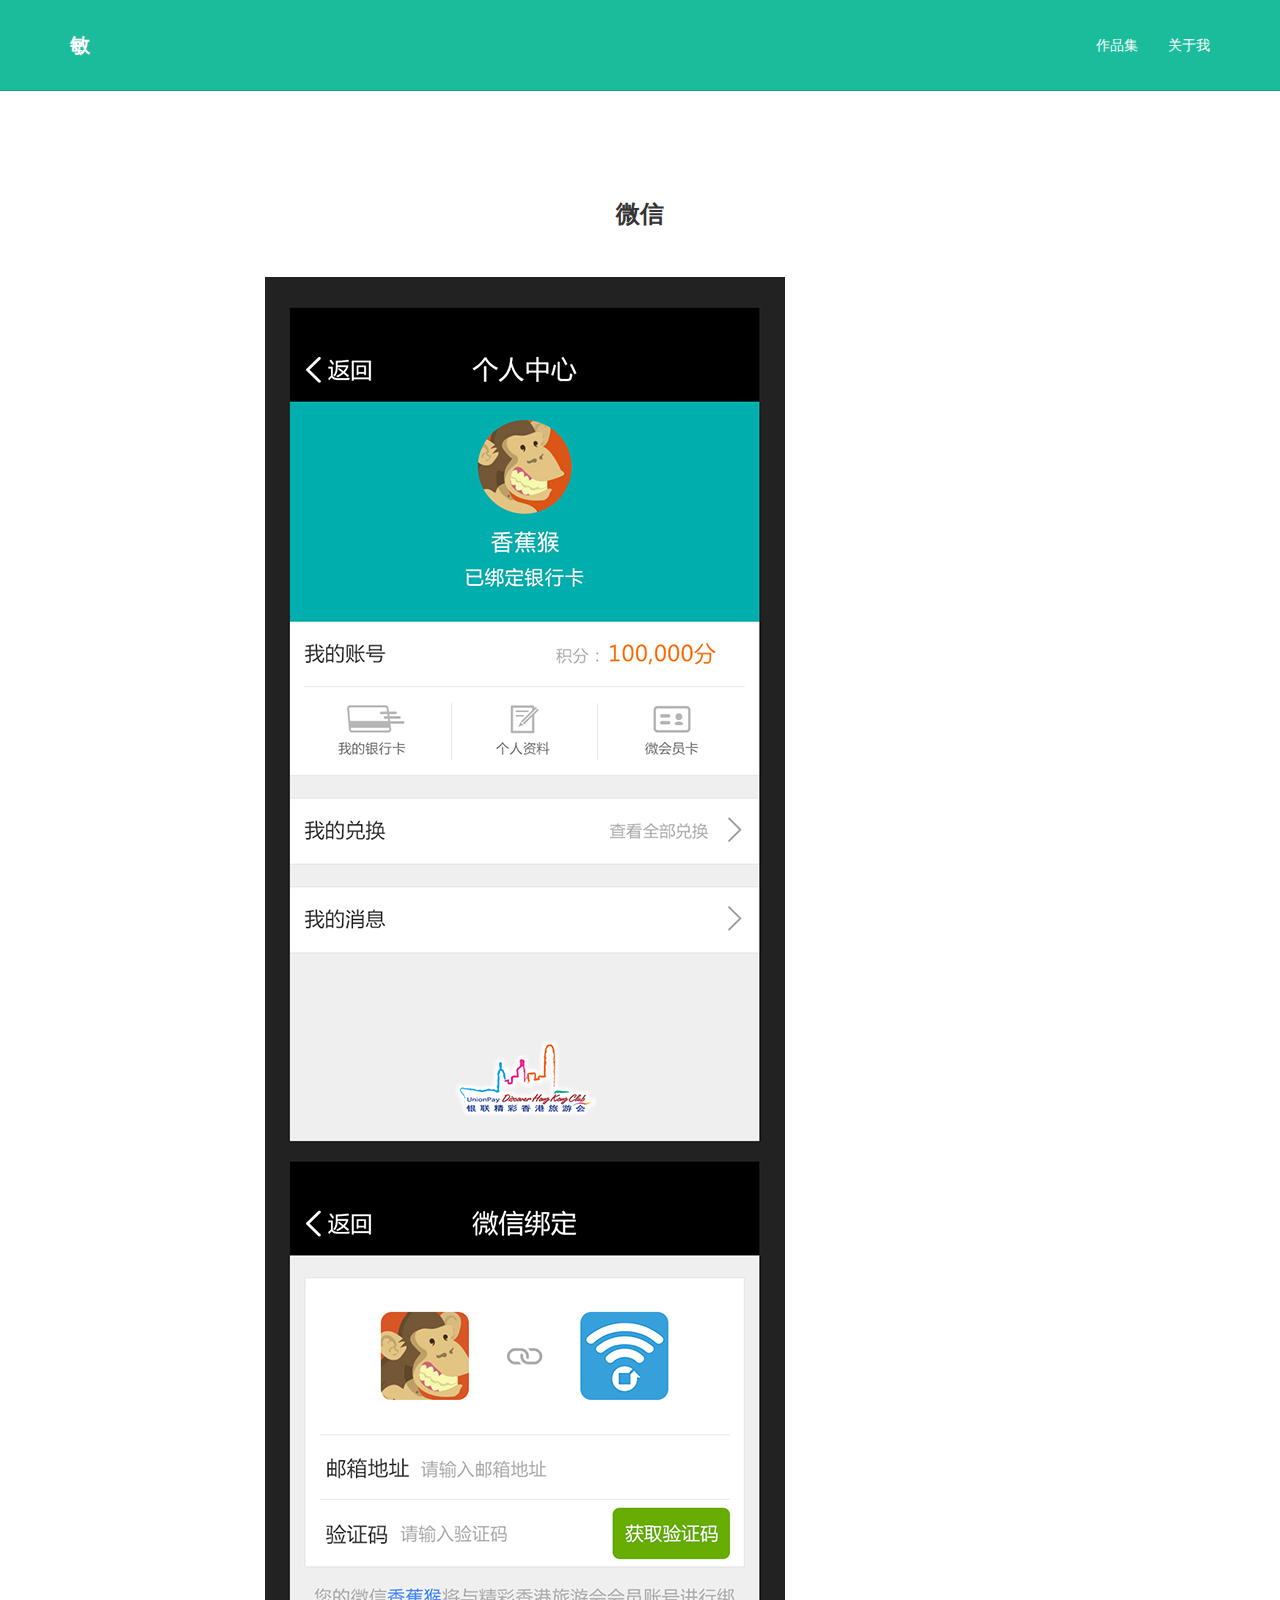
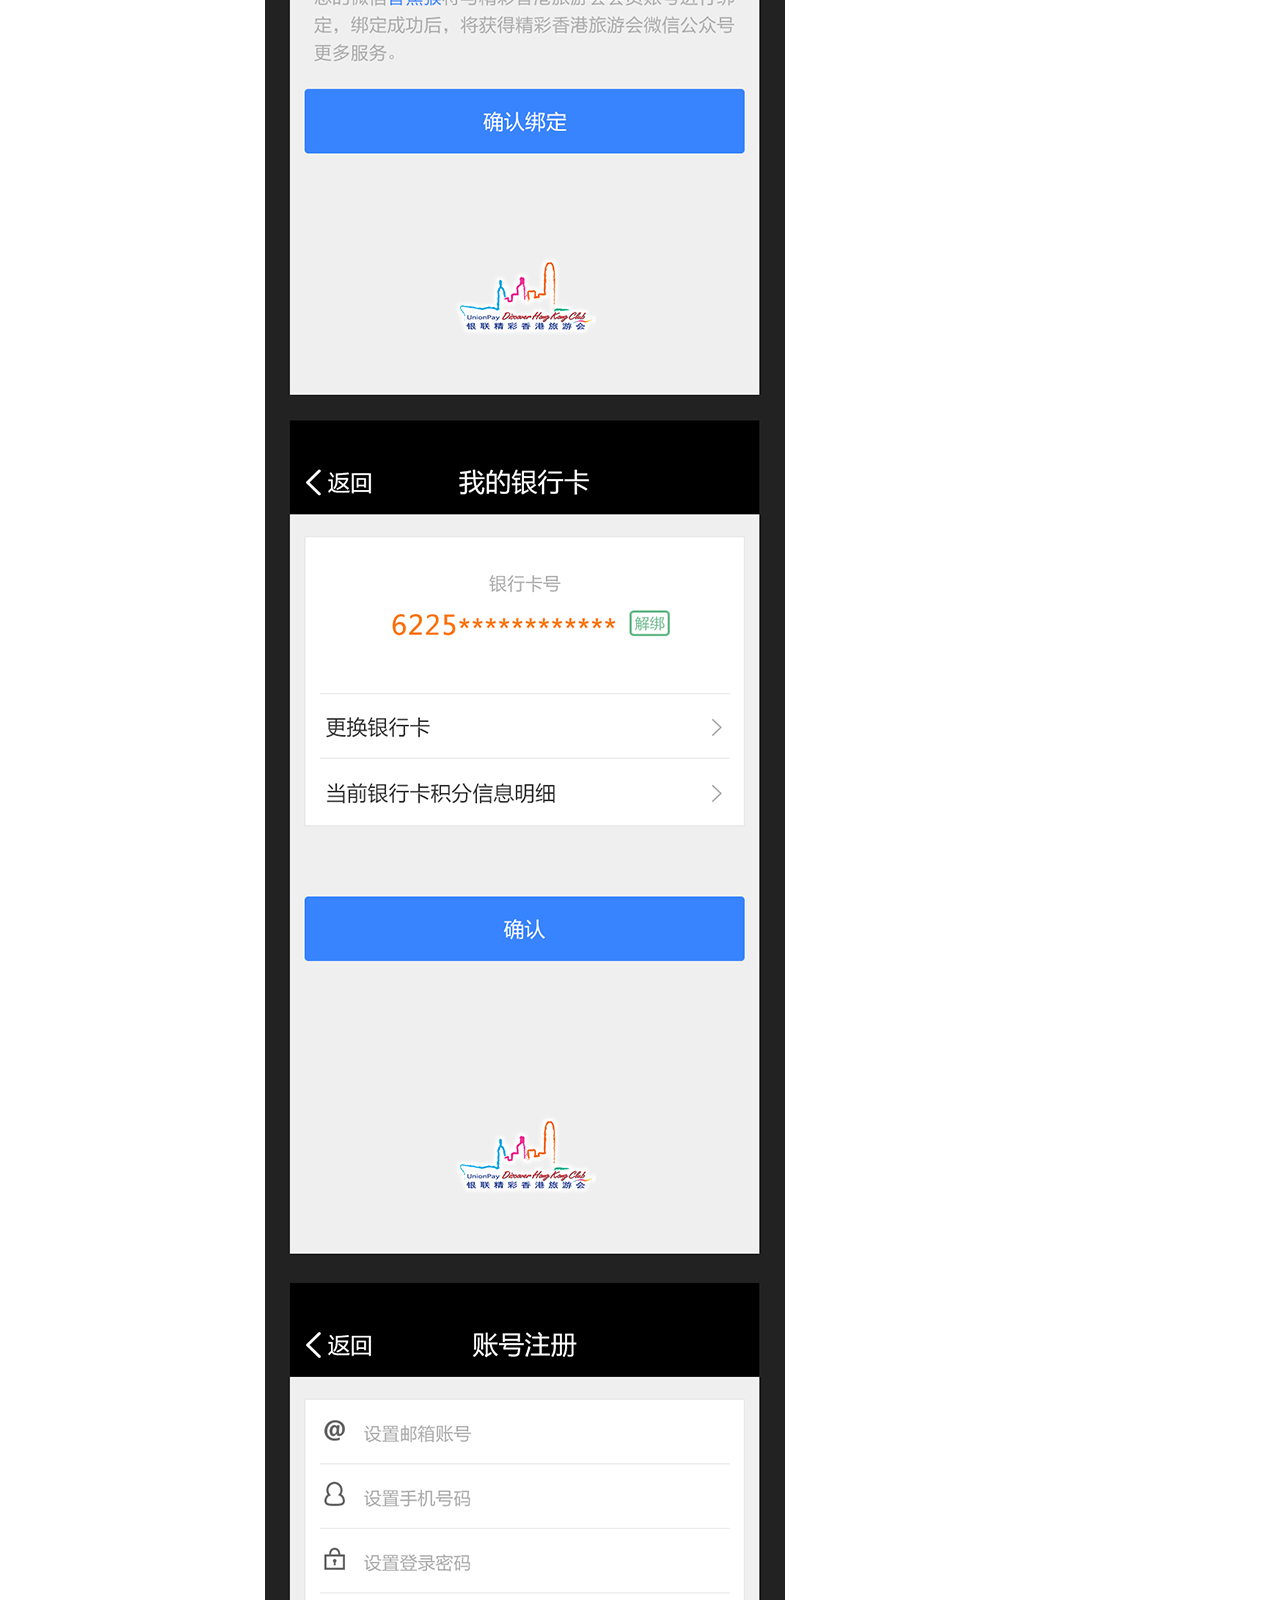
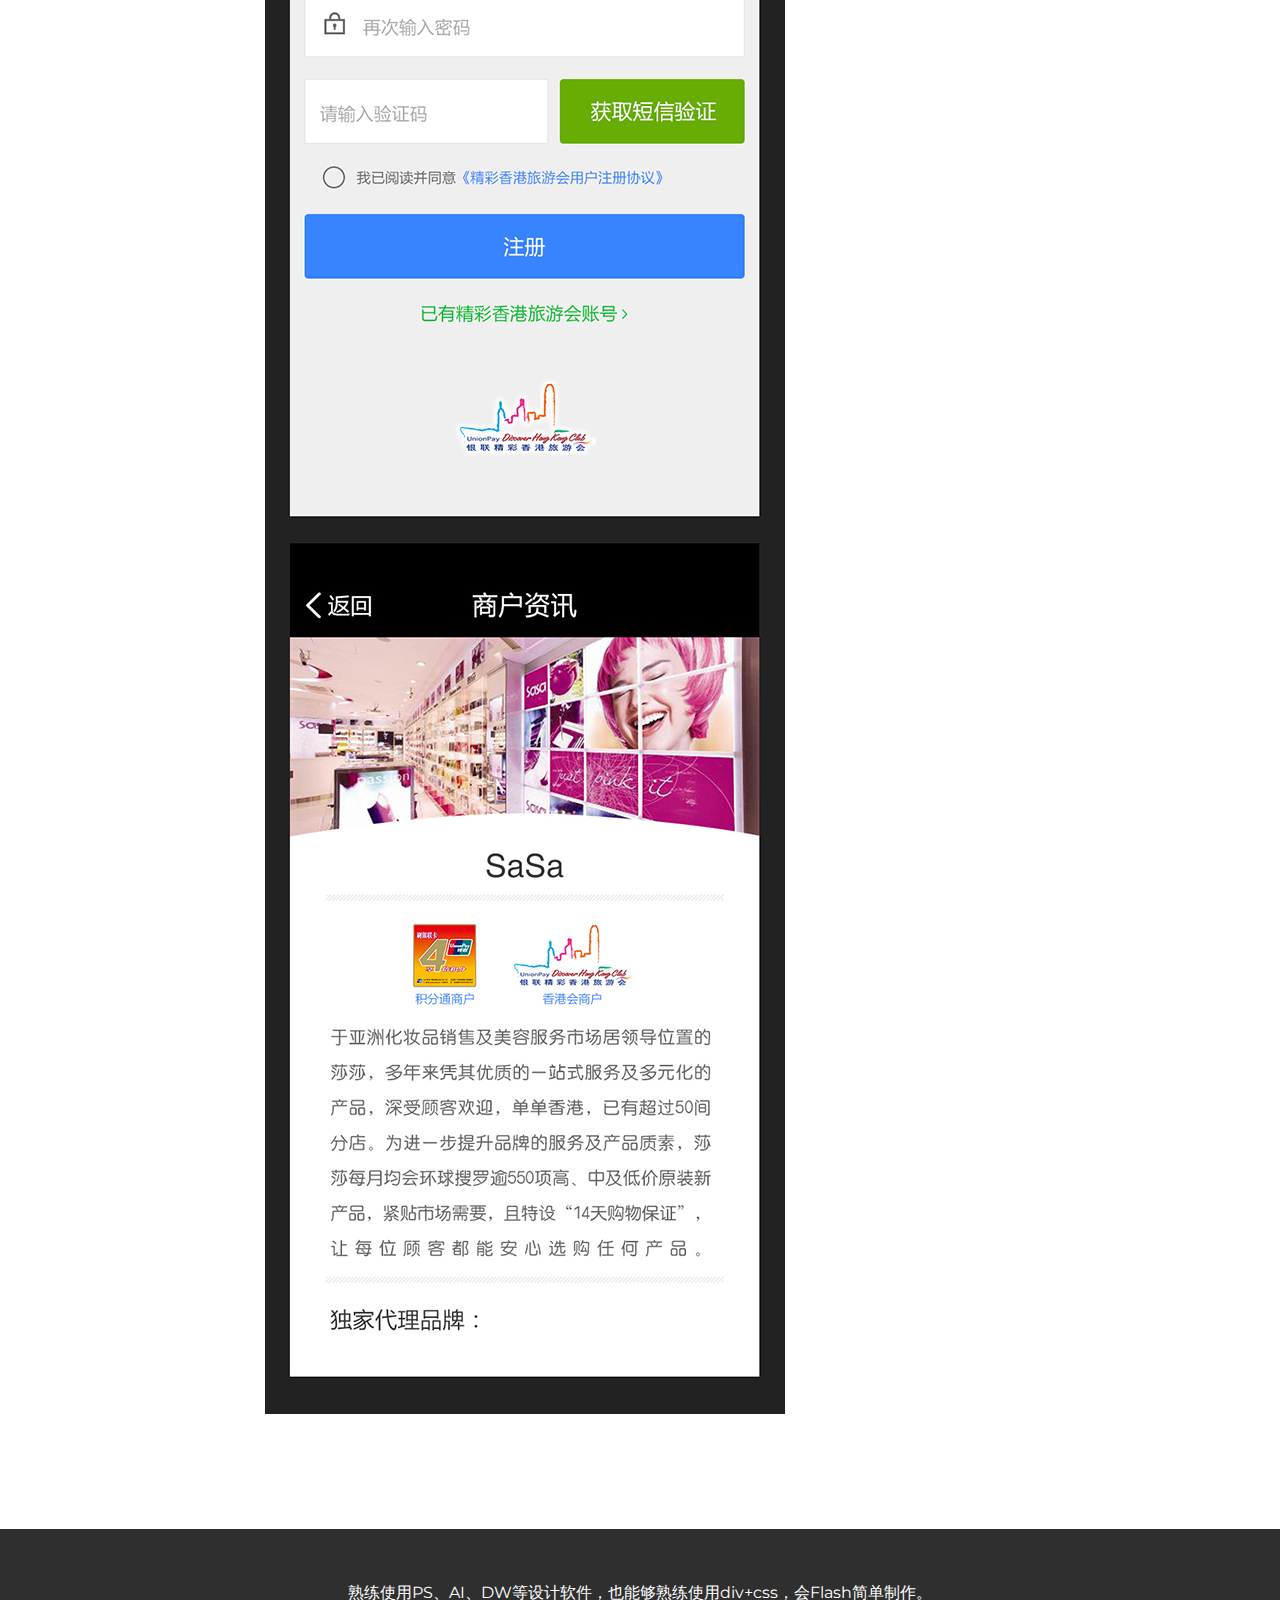
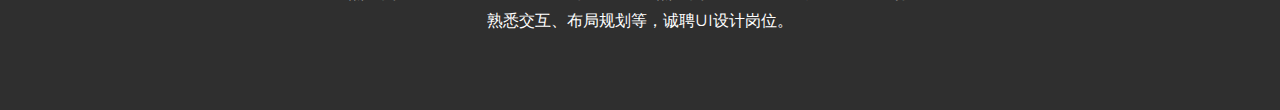
<file: work11.html>
<!DOCTYPE html>
<html lang="en">
  <head>
    <meta charset="utf-8">
    <meta http-equiv="X-UA-Compatible" content="IE=edge">
    <meta name="viewport" content="width=device-width, initial-scale=1.0">
    <meta name="description" content="">
    <meta name="author" content="">
    <link rel="shortcut icon" href="../../docs-assets/ico/favicon.png">

    <title>敏的个人简历</title>

    <!-- Bootstrap core CSS -->
    <link href="assets/css/bootstrap.css" rel="stylesheet">


    <!-- Custom styles for this template -->
    <link href="assets/css/main.css" rel="stylesheet">

    <script src="https://code.jquery.com/jquery-1.10.2.min.js"></script>
    <script src="assets/js/hover.zoom.js"></script>
    <script src="assets/js/hover.zoom.conf.js"></script>

    <!-- HTML5 shim and Respond.js IE8 support of HTML5 elements and media queries -->
    <!--[if lt IE 9]>
      <script src="https://oss.maxcdn.com/libs/html5shiv/3.7.0/html5shiv.js"></script>
      <script src="https://oss.maxcdn.com/libs/respond.js/1.3.0/respond.min.js"></script>
    <![endif]-->
  </head>

  <body>

    <!-- Static navbar -->
    <div class="navbar navbar-inverse navbar-static-top">
      <div class="container">
        <div class="navbar-header">
          <button type="button" class="navbar-toggle" data-toggle="collapse" data-target=".navbar-collapse">
            <span class="icon-bar"></span>
            <span class="icon-bar"></span>
            <span class="icon-bar"></span>
          </button>
          <a class="navbar-brand" href="index.html">敏</a>
        </div>
        <div class="navbar-collapse collapse">
          <ul class="nav navbar-nav navbar-right">
            <li><a href="work.html">作品集</a></li>
            <li><a href="about.html">关于我</a></li>
          </ul>
        </div><!--/.nav-collapse -->
      </div>
    </div>
	
	
	<!-- +++++ Projects Section +++++ -->
	
	<div class="container pt">
		<div class="row mt">
			<div class="col-lg-6 col-lg-offset-3 centered">
				<h3>微信</h3>
				
				
			</div>
		</div>
		<div class="row mt centered">	
			<div class="col-lg-8 col-lg-offset-2">
				<p><img class="img-responsive" src="assets/img/portfolio/11.jpg" alt=""></p>
				<p><bt></bt></p>
			</div>
		</div><!-- /row -->
	</div><!-- /container -->
	
	
	<!-- +++++ Footer Section +++++ -->
	
	<div id="footer">
    
		<div class="container">
			<p>
		熟练使用PS、AI、DW等设计软件，也能够熟练使用div+css，会Flash简单制作。<br/>熟悉交互、布局规划等，诚聘UI设计岗位。
			</p>
		
		</div>
	</div>

    <!-- Bootstrap core JavaScript
    ================================================== -->
    <!-- Placed at the end of the document so the pages load faster -->
    <script src="assets/js/bootstrap.min.js"></script>
  </body>
</html>
</file>
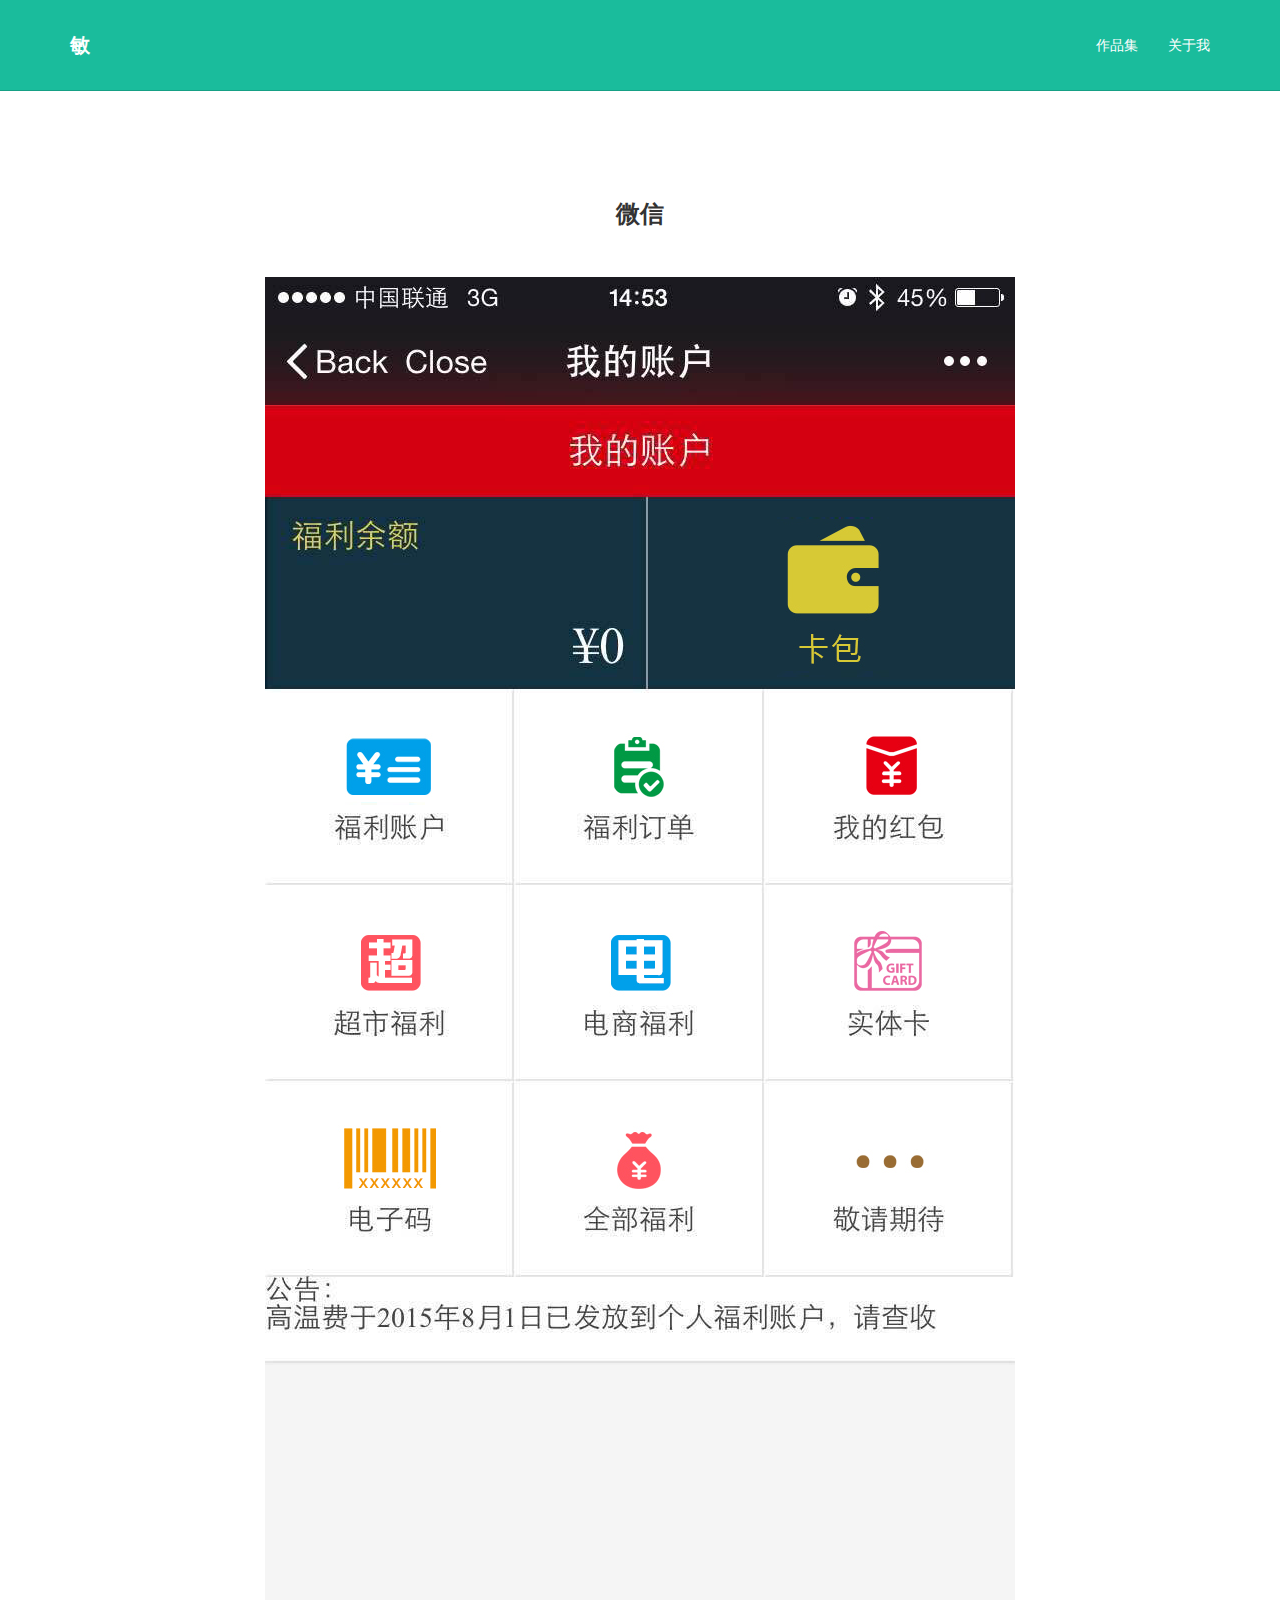
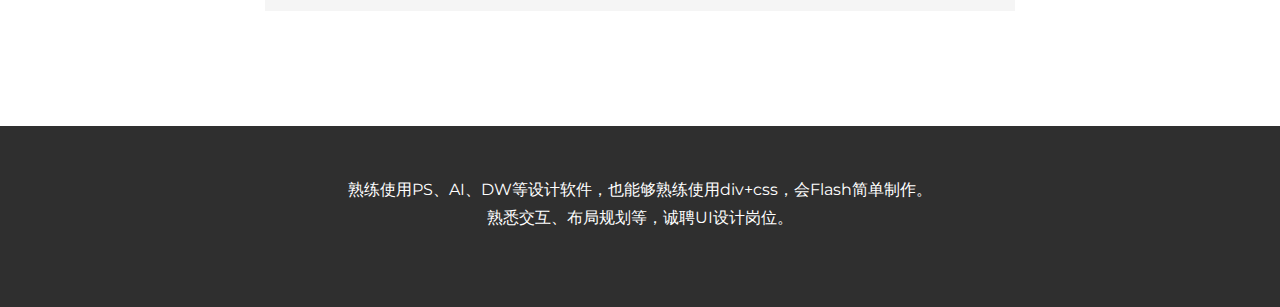
<file: work12.html>
<!DOCTYPE html>
<html lang="en">
  <head>
    <meta charset="utf-8">
    <meta http-equiv="X-UA-Compatible" content="IE=edge">
    <meta name="viewport" content="width=device-width, initial-scale=1.0">
    <meta name="description" content="">
    <meta name="author" content="">
    <link rel="shortcut icon" href="../../docs-assets/ico/favicon.png">

    <title>敏的个人简历</title>

    <!-- Bootstrap core CSS -->
    <link href="assets/css/bootstrap.css" rel="stylesheet">


    <!-- Custom styles for this template -->
    <link href="assets/css/main.css" rel="stylesheet">

    <script src="https://code.jquery.com/jquery-1.10.2.min.js"></script>
    <script src="assets/js/hover.zoom.js"></script>
    <script src="assets/js/hover.zoom.conf.js"></script>

    <!-- HTML5 shim and Respond.js IE8 support of HTML5 elements and media queries -->
    <!--[if lt IE 9]>
      <script src="https://oss.maxcdn.com/libs/html5shiv/3.7.0/html5shiv.js"></script>
      <script src="https://oss.maxcdn.com/libs/respond.js/1.3.0/respond.min.js"></script>
    <![endif]-->
  </head>

  <body>

    <!-- Static navbar -->
    <div class="navbar navbar-inverse navbar-static-top">
      <div class="container">
        <div class="navbar-header">
          <button type="button" class="navbar-toggle" data-toggle="collapse" data-target=".navbar-collapse">
            <span class="icon-bar"></span>
            <span class="icon-bar"></span>
            <span class="icon-bar"></span>
          </button>
          <a class="navbar-brand" href="index.html">敏</a>
        </div>
        <div class="navbar-collapse collapse">
          <ul class="nav navbar-nav navbar-right">
            <li><a href="work.html">作品集</a></li>
            <li><a href="about.html">关于我</a></li>
          </ul>
        </div><!--/.nav-collapse -->
      </div>
    </div>
	
	
	<!-- +++++ Projects Section +++++ -->
	
	<div class="container pt">
		<div class="row mt">
			<div class="col-lg-6 col-lg-offset-3 centered">
				<h3>微信</h3>
				
				
			</div>
		</div>
		<div class="row mt centered">	
			<div class="col-lg-8 col-lg-offset-2">
				<p><img class="img-responsive" src="assets/img/portfolio/12.jpg" alt=""></p>
				<p><bt></bt></p>
			</div>
		</div><!-- /row -->
	</div><!-- /container -->
	
	
	<!-- +++++ Footer Section +++++ -->
	
	<div id="footer">
    
		<div class="container">
			<p>
		熟练使用PS、AI、DW等设计软件，也能够熟练使用div+css，会Flash简单制作。<br/>熟悉交互、布局规划等，诚聘UI设计岗位。
			</p>
		
		</div>
	</div>

    <!-- Bootstrap core JavaScript
    ================================================== -->
    <!-- Placed at the end of the document so the pages load faster -->
    <script src="assets/js/bootstrap.min.js"></script>
  </body>
</html>
</file>
<file: assets/css/main.css>
/*
 * Author: Carlos Alvarez
 * URL: http://alvarez.is
 *
 * Project Name: STANLEY - Free Bootstrap 3 Theme
 * Version: 1.0
 * URL: http://blacktie.co
 */

@import url(http://fonts.googleapis.com/css?family=Montserrat:400,700);

body {
  	background-color: #ffffff;
  	font-family: 'Montserrat', sans-serif;
    font-weight: 400;
    font-size: 14px;
    color: #555;

    -webkit-font-smoothing: antialiased;
    -webkit-overflow-scrolling: touch;
}

/* Titles */
h1, h2, h3, h4, h5, h6 {
	font-family: 'Montserrat', sans-serif;
    font-weight: 700;
    color: #333;
}

h1 {
	font-size: 35px;
	margin-top: 30px;
	margin-bottom: 30px;
}



/* Paragraph & Typographic */
p {
    line-height: 28px;
    margin-bottom: 25px;
    font-size: 16px;
}

.centered {
    text-align: center;
}

/* Links */
a {
    color: #1abc9c;
    word-wrap: break-word;

    -webkit-transition: color 0.1s ease-in, background 0.1s ease-in;
    -moz-transition: color 0.1s ease-in, background 0.1s ease-in;
    -ms-transition: color 0.1s ease-in, background 0.1s ease-in;
    -o-transition: color 0.1s ease-in, background 0.1s ease-in;
    transition: color 0.1s ease-in, background 0.1s ease-in;
}

a:hover,
a:focus {
    color: #7b7b7b;
    text-decoration: none;
    outline: 0;
}

a:before,
a:after {
    -webkit-transition: color 0.1s ease-in, background 0.1s ease-in;
    -moz-transition: color 0.1s ease-in, background 0.1s ease-in;
    -ms-transition: color 0.1s ease-in, background 0.1s ease-in;
    -o-transition: color 0.1s ease-in, background 0.1s ease-in;
    transition: color 0.1s ease-in, background 0.1s ease-in;
}

 hr {
    display: block;
    height: 1px;
    border: 0;
    border-top: 1px solid #ccc;
    margin: 1em 0;
    padding: 0;
}


.navbar {
	text-transform: uppercase;
	margin-bottom: 0px;
}

.navbar-inverse {
	padding-bottom: 20px;
	padding-top: 20px;
}

.navbar-inverse {
	background-color: #1abc9c;
	border-color: #16a085;
}

.navbar-inverse .navbar-nav > li > a {
	color: white;
}

.navbar-inverse .navbar-nav > li > a:hover {
	color: #222222;
}

.navbar-brand {
	font-weight: 700;
	font-size: 20px;
	letter-spacing: 2px;
}

.navbar-inverse .navbar-brand {
	color: white;
}

.navbar-inverse .navbar-toggle {
	border-color: transparent;
}

.progress-bar-theme {
  background-color: #1abc9c;
}


/* Helpers */

.mt {
	margin-top: 40px;
	margin-bottom: 40px;
}

.pt {
	padding-top: 50px;
	padding-bottom: 50px;
}


/* +++++ WRAP SECTIONS +++++ */

#ww {
	padding-top: 70px;
	padding-bottom: 70px;
	background-color: #f2f2f2;
}


#footer {
	background-color: #2f2f2f;
	padding-top: 50px;
	padding-bottom: 50px; 
	text-align: center;
}

#footer p {
	color: white;
}

#footer h4 {
	color: white;
	text-transform: uppercase;
	padding-bottom: 20px;
}


/* +++++ Color Wraps / Blog Page +++++ */

#grey {
	padding-top: 60px;
	padding-bottom: 60px;
	background-color: #f2f2f2;
}

#white {
	padding-top: 60px;
	padding-bottom: 60px;
	background-color: #ffffff;
}



/* Blog Date*/
bd {
	font-size: 12px;
	text-transform: uppercase;
	color: #d2d2d2;
	font-weight: 700;
}

/* Blog Author*/
ba {
	font-size: 12px;
	text-transform: uppercase;
}

/* Blog Quote */
.bq {
	font-size: 22px;
	padding-top: 30px;
}

/* Blog Tags */
bt {
	font-size: 12px;
}

/* ================== PORTFOLIO IMAGES HOVER EFFECT ================== */
/* Effects also are controled by hover.zoom.js */
.zoom { 
    display:block; 
    position:relative; 
    overflow:hidden; 
    background:transparent url(../img/loader.gif) no-repeat center;
}


    .zoomOverlay {
        position:absolute;
        top:0; left:0;
        bottom:0; right:0;
        display:none;
        background-image:url(../img/zoom.png);
        background-repeat:no-repeat;
        background-position:center;
    }

.zoom2 {
	opacity: 1;
}

.zoom2:hover {
	opacity: 0.5;
}

/* glyphicon Configuration */

.glyphicon {
	font-size: 40px;
	color: #1abc9c;
}
</file>
